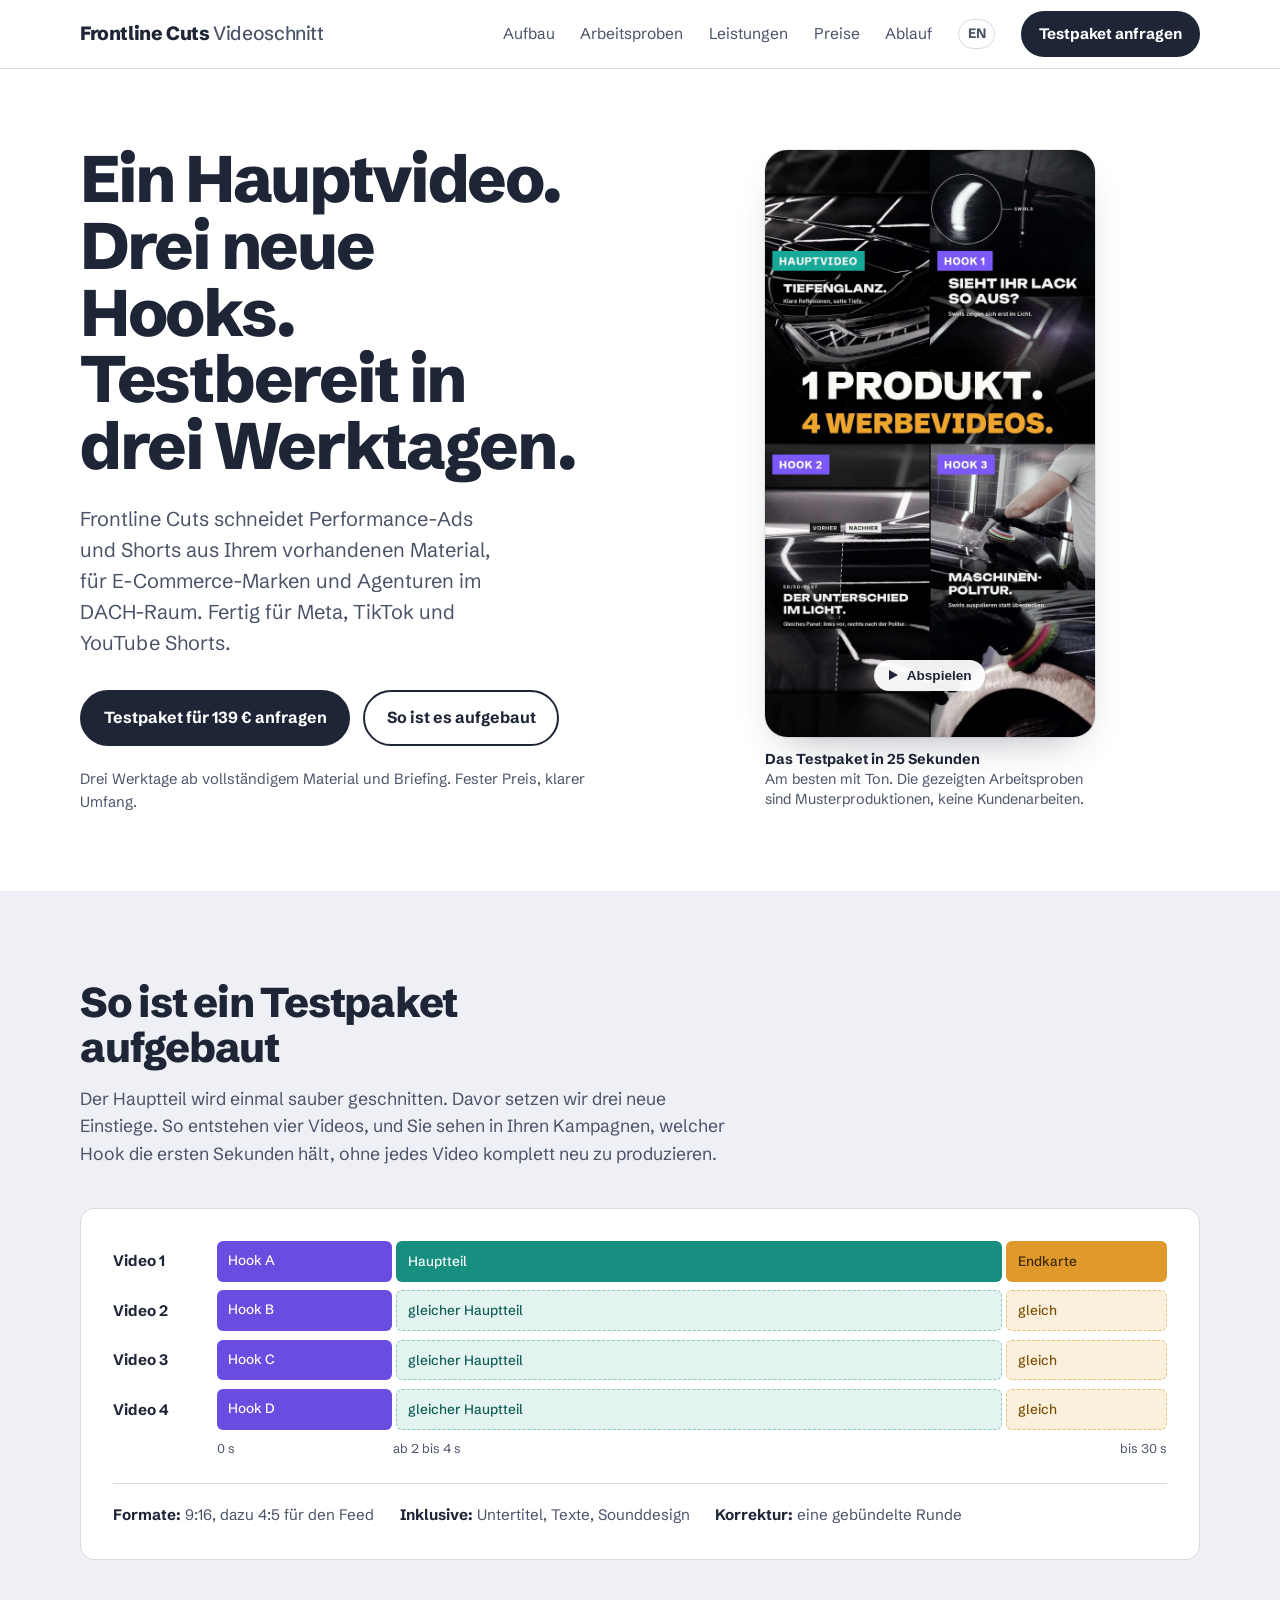
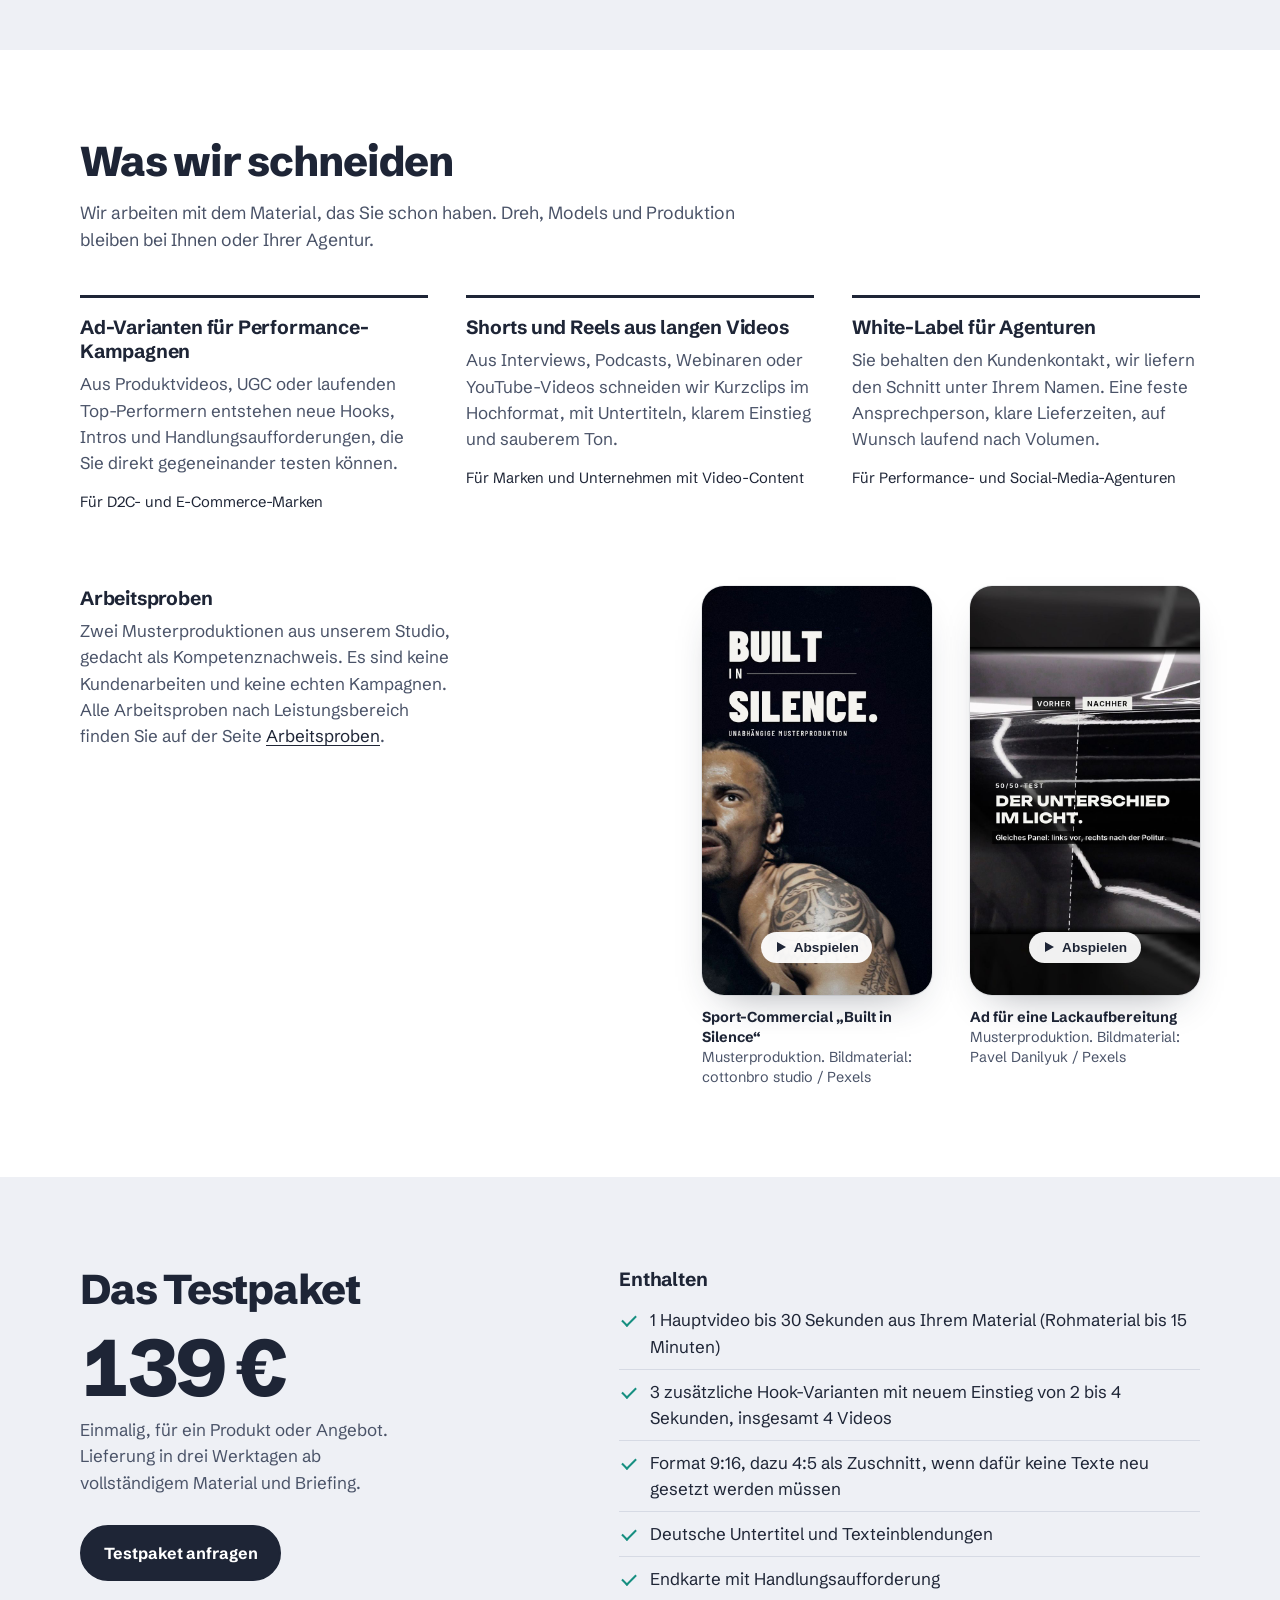
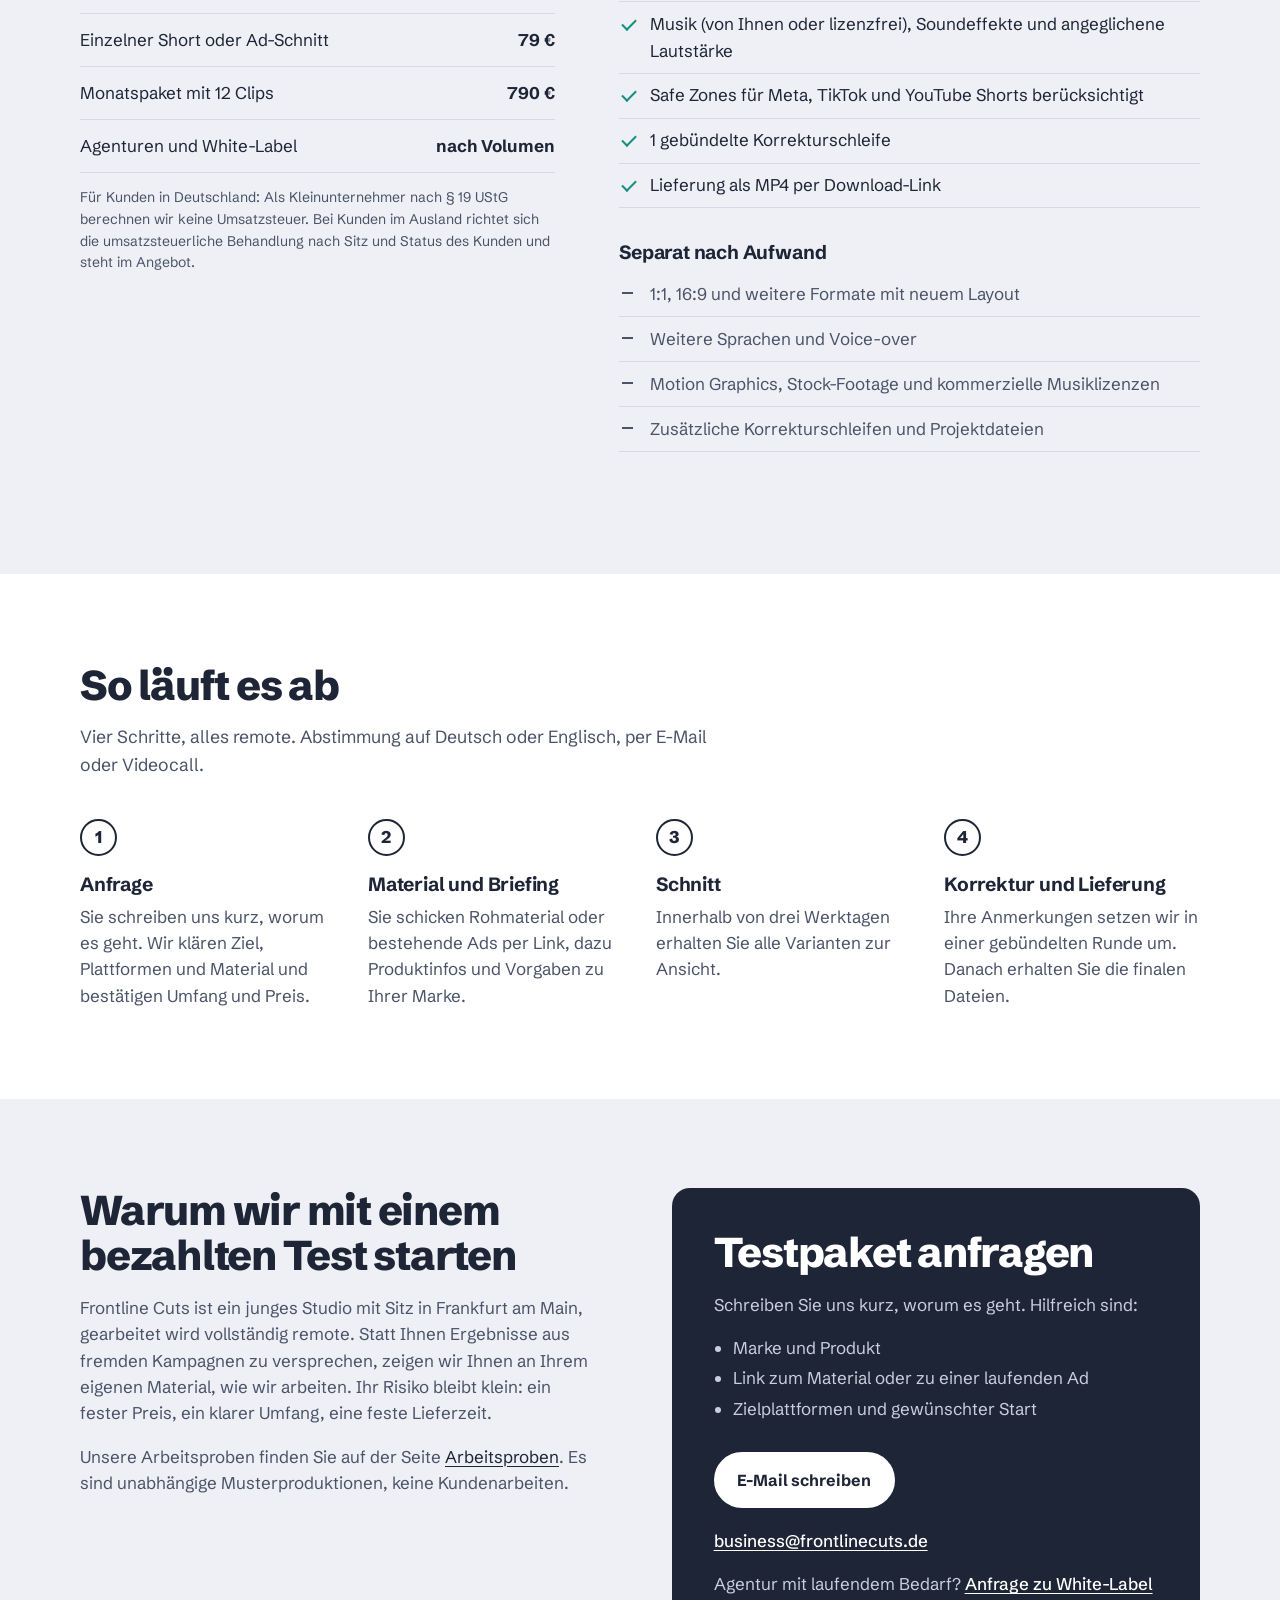
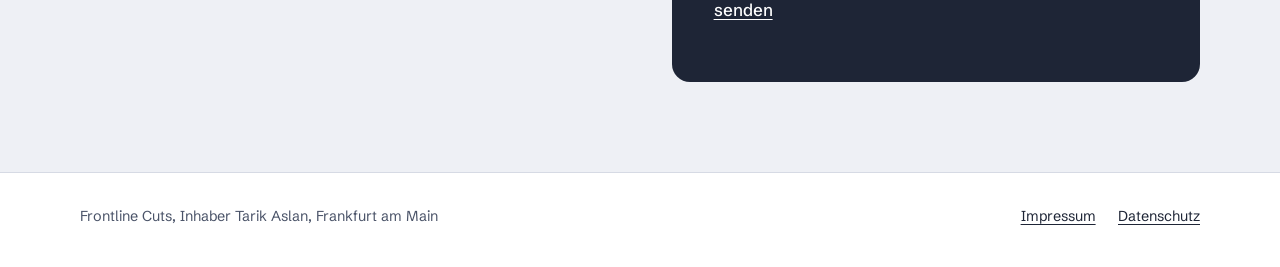
<file: index.html>
<!DOCTYPE html>
<html lang="de">
<head>
<meta charset="utf-8">
<meta name="viewport" content="width=device-width, initial-scale=1">
<title>Frontline Cuts | Ad-Varianten und Shorts für E-Commerce und Agenturen</title>
<meta name="description" content="Frontline Cuts schneidet Performance-Ads, Hook-Varianten und Shorts aus Ihrem Material. Für E-Commerce-Marken und Agenturen im DACH-Raum. Testpaket für 139 €, Lieferung in drei Werktagen.">
<meta property="og:title" content="Frontline Cuts | Ein Hauptvideo, drei neue Hooks">
<meta property="og:description" content="Performance-Ads und Shorts aus Ihrem Material. Testpaket für 139 €, Lieferung in drei Werktagen.">
<meta property="og:type" content="website">
<meta property="og:url" content="https://frontlinecuts.de/">
<link rel="alternate" hreflang="de" href="https://frontlinecuts.de/">
<link rel="alternate" hreflang="en" href="https://frontlinecuts.de/en/">
<link rel="preload" href="fonts/schibsted-grotesk-latin-800-normal.woff2" as="font" type="font/woff2" crossorigin>
<link rel="stylesheet" href="style.css">
<link rel="icon" href="data:image/svg+xml,%3Csvg xmlns='http://www.w3.org/2000/svg' viewBox='0 0 32 32'%3E%3Crect width='32' height='32' rx='7' fill='%231e2536'/%3E%3Crect x='7' y='9' width='5' height='14' rx='1.5' fill='%236a4ce0'/%3E%3Crect x='13.5' y='9' width='11.5' height='14' rx='1.5' fill='%23ffffff'/%3E%3C/svg%3E">
</head>
<body>
<a class="skip" href="#inhalt">Zum Inhalt springen</a>

<header class="site-head">
  <div class="wrap">
    <a class="wordmark" href="#top">Frontline Cuts <span>Videoschnitt</span></a>
    <nav class="nav" aria-label="Hauptnavigation">
      <a href="#aufbau">Aufbau</a>
      <a href="arbeitsproben/">Arbeitsproben</a>
      <a href="#leistungen">Leistungen</a>
      <a href="#testpaket">Preise</a>
      <a href="#ablauf">Ablauf</a>
      <a class="lang" href="en/" hreflang="en" lang="en" aria-label="English version">EN</a>
      <a class="btn" href="#kontakt">Testpaket anfragen</a>
    </nav>
  </div>
</header>

<main id="inhalt">
  <section class="hero" id="top">
    <div class="wrap">
      <div>
        <h1>Ein Hauptvideo. Drei neue Hooks. Testbereit in drei Werktagen.</h1>
        <p class="lede">Frontline Cuts schneidet Performance-Ads und Shorts aus Ihrem vorhandenen Material, für E-Commerce-Marken und Agenturen im DACH-Raum. Fertig für Meta, TikTok und YouTube Shorts.</p>
        <div class="actions">
          <a class="btn" href="#kontakt">Testpaket für 139 € anfragen</a>
          <a class="btn btn-quiet" href="#aufbau">So ist es aufgebaut</a>
        </div>
        <p class="fineprint">Drei Werktage ab vollständigem Material und Briefing. Fester Preis, klarer Umfang.</p>
      </div>
      <figure class="feature">
        <div class="frame">
          <video preload="none" playsinline poster="media/werbevideo-testpaket.jpg" aria-label="Werbevideo zum Testpaket: ein Produkt, vier Werbevideos, 139 Euro, Lieferung in drei Werktagen.">
            <source src="media/werbevideo-testpaket.mp4" type="video/mp4">
          </video>
          <button class="play" type="button" aria-label="Werbevideo zum Testpaket abspielen"><span><svg viewBox="0 0 12 12" aria-hidden="true"><path d="M2 1l9 5-9 5z" fill="currentColor"/></svg>Abspielen</span></button>
        </div>
        <figcaption><b>Das Testpaket in 25 Sekunden</b>Am besten mit Ton. Die gezeigten Arbeitsproben sind Musterproduktionen, keine Kundenarbeiten.</figcaption>
      </figure>
    </div>
  </section>

  <section class="band" id="aufbau">
    <div class="wrap">
      <h2>So ist ein Testpaket aufgebaut</h2>
      <p class="intro">Der Hauptteil wird einmal sauber geschnitten. Davor setzen wir drei neue Einstiege. So entstehen vier Videos, und Sie sehen in Ihren Kampagnen, welcher Hook die ersten Sekunden hält, ohne jedes Video komplett neu zu produzieren.</p>

      <div class="timeline" role="img" aria-label="Schema: drei Videos mit je eigenem Hook am Anfang, gleichem Hauptteil und gleicher Endkarte.">
        <div class="tl-row">
          <div class="tl-label">Video 1</div>
          <div class="tl-track"><div class="clip clip-hook" data-short="A">Hook A</div><div class="clip clip-body first">Hauptteil</div><div class="clip clip-cta first" data-short="CTA">Endkarte</div></div>
        </div>
        <div class="tl-row">
          <div class="tl-label">Video 2</div>
          <div class="tl-track"><div class="clip clip-hook" data-short="B">Hook B</div><div class="clip clip-body" data-short="gleicher Teil">gleicher Hauptteil</div><div class="clip clip-cta" data-short="=">gleich</div></div>
        </div>
        <div class="tl-row">
          <div class="tl-label">Video 3</div>
          <div class="tl-track"><div class="clip clip-hook" data-short="C">Hook C</div><div class="clip clip-body" data-short="gleicher Teil">gleicher Hauptteil</div><div class="clip clip-cta" data-short="=">gleich</div></div>
        </div>
        <div class="tl-row">
          <div class="tl-label">Video 4</div>
          <div class="tl-track"><div class="clip clip-hook" data-short="D">Hook D</div><div class="clip clip-body" data-short="gleicher Teil">gleicher Hauptteil</div><div class="clip clip-cta" data-short="=">gleich</div></div>
        </div>
        <div class="tl-axis" aria-hidden="true">
          <div></div>
          <div class="tl-ticks"><span>0 s</span><span>ab 2 bis 4 s</span><span><i></i>bis 30 s</span></div>
        </div>
        <div class="tl-note">
          <span><strong>Formate:</strong> 9:16, dazu 4:5 für den Feed</span>
          <span><strong>Inklusive:</strong> Untertitel, Texte, Sounddesign</span>
          <span><strong>Korrektur:</strong> eine gebündelte Runde</span>
        </div>
      </div>
    </div>
  </section>

  <section id="leistungen">
    <div class="wrap">
      <h2>Was wir schneiden</h2>
      <p class="intro">Wir arbeiten mit dem Material, das Sie schon haben. Dreh, Models und Produktion bleiben bei Ihnen oder Ihrer Agentur.</p>
      <div class="services">
        <div class="service">
          <h3>Ad-Varianten für Performance-Kampagnen</h3>
          <p>Aus Produktvideos, UGC oder laufenden Top-Performern entstehen neue Hooks, Intros und Handlungsaufforderungen, die Sie direkt gegeneinander testen können.</p>
          <p class="for">Für D2C- und E-Commerce-Marken</p>
        </div>
        <div class="service">
          <h3>Shorts und Reels aus langen Videos</h3>
          <p>Aus Interviews, Podcasts, Webinaren oder YouTube-Videos schneiden wir Kurzclips im Hochformat, mit Untertiteln, klarem Einstieg und sauberem Ton.</p>
          <p class="for">Für Marken und Unternehmen mit Video-Content</p>
        </div>
        <div class="service">
          <h3>White-Label für Agenturen</h3>
          <p>Sie behalten den Kundenkontakt, wir liefern den Schnitt unter Ihrem Namen. Eine feste Ansprechperson, klare Lieferzeiten, auf Wunsch laufend nach Volumen.</p>
          <p class="for">Für Performance- und Social-Media-Agenturen</p>
        </div>
      </div>
      <div class="samples">
        <div class="samples-head">
          <h3>Arbeitsproben</h3>
          <p>Zwei Musterproduktionen aus unserem Studio, gedacht als Kompetenznachweis. Es sind keine Kundenarbeiten und keine echten Kampagnen. Alle Arbeitsproben nach Leistungsbereich finden Sie auf der Seite <a href="arbeitsproben/">Arbeitsproben</a>.</p>
        </div>
        <figure class="variant">
          <div class="frame">
          <video preload="none" playsinline poster="media/sport-built-in-silence.jpg" aria-label="Sport-Commercial Built in Silence, Musterproduktion.">
            <source src="media/sport-built-in-silence.mp4" type="video/mp4">
          </video>
          <button class="play" type="button" aria-label="Sport-Commercial abspielen"><span><svg viewBox="0 0 12 12" aria-hidden="true"><path d="M2 1l9 5-9 5z" fill="currentColor"/></svg>Abspielen</span></button>
        </div>
          <figcaption><b>Sport-Commercial „Built in Silence“</b>Musterproduktion. Bildmaterial: cottonbro studio / Pexels</figcaption>
        </figure>
        <figure class="variant">
          <div class="frame">
          <video preload="none" playsinline poster="media/detailing-lackaufbereitung.jpg" aria-label="Werbeanzeige für eine Lackaufbereitung, Musterproduktion.">
            <source src="media/detailing-lackaufbereitung.mp4" type="video/mp4">
          </video>
          <button class="play" type="button" aria-label="Detailing-Ad abspielen"><span><svg viewBox="0 0 12 12" aria-hidden="true"><path d="M2 1l9 5-9 5z" fill="currentColor"/></svg>Abspielen</span></button>
        </div>
          <figcaption><b>Ad für eine Lackaufbereitung</b>Musterproduktion. Bildmaterial: Pavel Danilyuk / Pexels</figcaption>
        </figure>
      </div>
    </div>
  </section>

  <section class="band" id="testpaket">
    <div class="wrap offer">
      <div>
        <h2>Das Testpaket</h2>
        <p class="price">139 €</p>
        <p class="price-note">Einmalig, für ein Produkt oder Angebot. Lieferung in drei Werktagen ab vollständigem Material und Briefing.</p>
        <a class="btn" href="#kontakt">Testpaket anfragen</a>
        <ul class="more-prices">
          <li><span>Einzelner Short oder Ad-Schnitt</span><span>79 €</span></li>
          <li><span>Monatspaket mit 12 Clips</span><span>790 €</span></li>
          <li><span>Agenturen und White-Label</span><span>nach Volumen</span></li>
        </ul>
        <p class="tax">Für Kunden in Deutschland: Als Kleinunternehmer nach § 19 UStG berechnen wir keine Umsatzsteuer. Bei Kunden im Ausland richtet sich die umsatzsteuerliche Behandlung nach Sitz und Status des Kunden und steht im Angebot.</p>
      </div>
      <div class="scope">
        <h3>Enthalten</h3>
        <ul>
          <li>1 Hauptvideo bis 30 Sekunden aus Ihrem Material (Rohmaterial bis 15 Minuten)</li>
          <li>3 zusätzliche Hook-Varianten mit neuem Einstieg von 2 bis 4 Sekunden, insgesamt 4 Videos</li>
          <li>Format 9:16, dazu 4:5 als Zuschnitt, wenn dafür keine Texte neu gesetzt werden müssen</li>
          <li>Deutsche Untertitel und Texteinblendungen</li>
          <li>Endkarte mit Handlungsaufforderung</li>
          <li>Musik (von Ihnen oder lizenzfrei), Soundeffekte und angeglichene Lautstärke</li>
          <li>Safe Zones für Meta, TikTok und YouTube Shorts berücksichtigt</li>
          <li>1 gebündelte Korrekturschleife</li>
          <li>Lieferung als MP4 per Download-Link</li>
        </ul>
        <h3>Separat nach Aufwand</h3>
        <ul class="extra">
          <li>1:1, 16:9 und weitere Formate mit neuem Layout</li>
          <li>Weitere Sprachen und Voice-over</li>
          <li>Motion Graphics, Stock-Footage und kommerzielle Musiklizenzen</li>
          <li>Zusätzliche Korrekturschleifen und Projektdateien</li>
        </ul>
      </div>
    </div>
  </section>

  <section id="ablauf">
    <div class="wrap">
      <h2>So läuft es ab</h2>
      <p class="intro">Vier Schritte, alles remote. Abstimmung auf Deutsch oder Englisch, per E-Mail oder Videocall.</p>
      <ol class="steps">
        <li><h3>Anfrage</h3><p>Sie schreiben uns kurz, worum es geht. Wir klären Ziel, Plattformen und Material und bestätigen Umfang und Preis.</p></li>
        <li><h3>Material und Briefing</h3><p>Sie schicken Rohmaterial oder bestehende Ads per Link, dazu Produktinfos und Vorgaben zu Ihrer Marke.</p></li>
        <li><h3>Schnitt</h3><p>Innerhalb von drei Werktagen erhalten Sie alle Varianten zur Ansicht.</p></li>
        <li><h3>Korrektur und Lieferung</h3><p>Ihre Anmerkungen setzen wir in einer gebündelten Runde um. Danach erhalten Sie die finalen Dateien.</p></li>
      </ol>
    </div>
  </section>

  <section class="band" id="kontakt">
    <div class="wrap split">
      <div>
        <h2>Warum wir mit einem bezahlten Test starten</h2>
        <p>Frontline Cuts ist ein junges Studio mit Sitz in Frankfurt am Main, gearbeitet wird vollständig remote. Statt Ihnen Ergebnisse aus fremden Kampagnen zu versprechen, zeigen wir Ihnen an Ihrem eigenen Material, wie wir arbeiten. Ihr Risiko bleibt klein: ein fester Preis, ein klarer Umfang, eine feste Lieferzeit.</p>
        <p>Unsere Arbeitsproben finden Sie auf der Seite <a href="arbeitsproben/">Arbeitsproben</a>. Es sind unabhängige Musterproduktionen, keine Kundenarbeiten.</p>
      </div>
      <div class="contact-card">
        <h2>Testpaket anfragen</h2>
        <p>Schreiben Sie uns kurz, worum es geht. Hilfreich sind:</p>
        <ul class="checklist">
          <li>Marke und Produkt</li>
          <li>Link zum Material oder zu einer laufenden Ad</li>
          <li>Zielplattformen und gewünschter Start</li>
        </ul>
        <a class="btn" href="mailto:business@frontlinecuts.de?subject=Anfrage%20Testpaket&amp;body=Guten%20Tag%2C%0A%0Awir%20interessieren%20uns%20f%C3%BCr%20das%20Testpaket.%0A%0AMarke%20/%20Produkt%3A%0ALink%20zum%20Material%20oder%20zum%20Top-Performer%3A%0AZielplattformen%20%28z.%20B.%20Meta%2C%20TikTok%29%3A%0AGew%C3%BCnschter%20Start%3A%0A%0AViele%20Gr%C3%BC%C3%9Fe%0A">E-Mail schreiben</a>
        <a class="mail" href="mailto:business@frontlinecuts.de">business@frontlinecuts.de</a>
        <p>Agentur mit laufendem Bedarf? <a class="mail" style="display:inline;margin:0" href="mailto:business@frontlinecuts.de?subject=Anfrage%20Agentur%20/%20White-Label&amp;body=Guten%20Tag%2C%0A%0Awir%20sind%20eine%20Agentur%20und%20suchen%20Unterst%C3%BCtzung%20beim%20Schnitt.%0A%0AAgentur%3A%0AArt%20der%20Videos%20%28Ads%2C%20Shorts%2C%20Reels%29%3A%0AUngef%C3%A4hres%20Volumen%20pro%20Monat%3A%0AAnsprechpartner%3A%0A%0AViele%20Gr%C3%BC%C3%9Fe%0A">Anfrage zu White-Label senden</a></p>
      </div>
    </div>
  </section>
</main>

<footer class="site-foot">
  <div class="wrap">
    <span>Frontline Cuts, Inhaber Tarik Aslan, Frankfurt am Main</span>
    <nav aria-label="Rechtliches"><a href="impressum.html">Impressum</a><a href="datenschutz.html">Datenschutz</a></nav>
  </div>
</footer>

<script>
  document.querySelectorAll('.frame').forEach(function (frame) {
    var video = frame.querySelector('video');
    var button = frame.querySelector('.play');
    button.addEventListener('click', function () {
      document.querySelectorAll('.frame video').forEach(function (other) {
        if (other !== video && !other.paused) { other.pause(); }
      });
      video.controls = true;
      button.hidden = true;
      video.play();
    });
    video.addEventListener('ended', function () {
      video.controls = false;
      video.load();
      button.hidden = false;
    });
  });
</script>
</body>
</html>
</file>
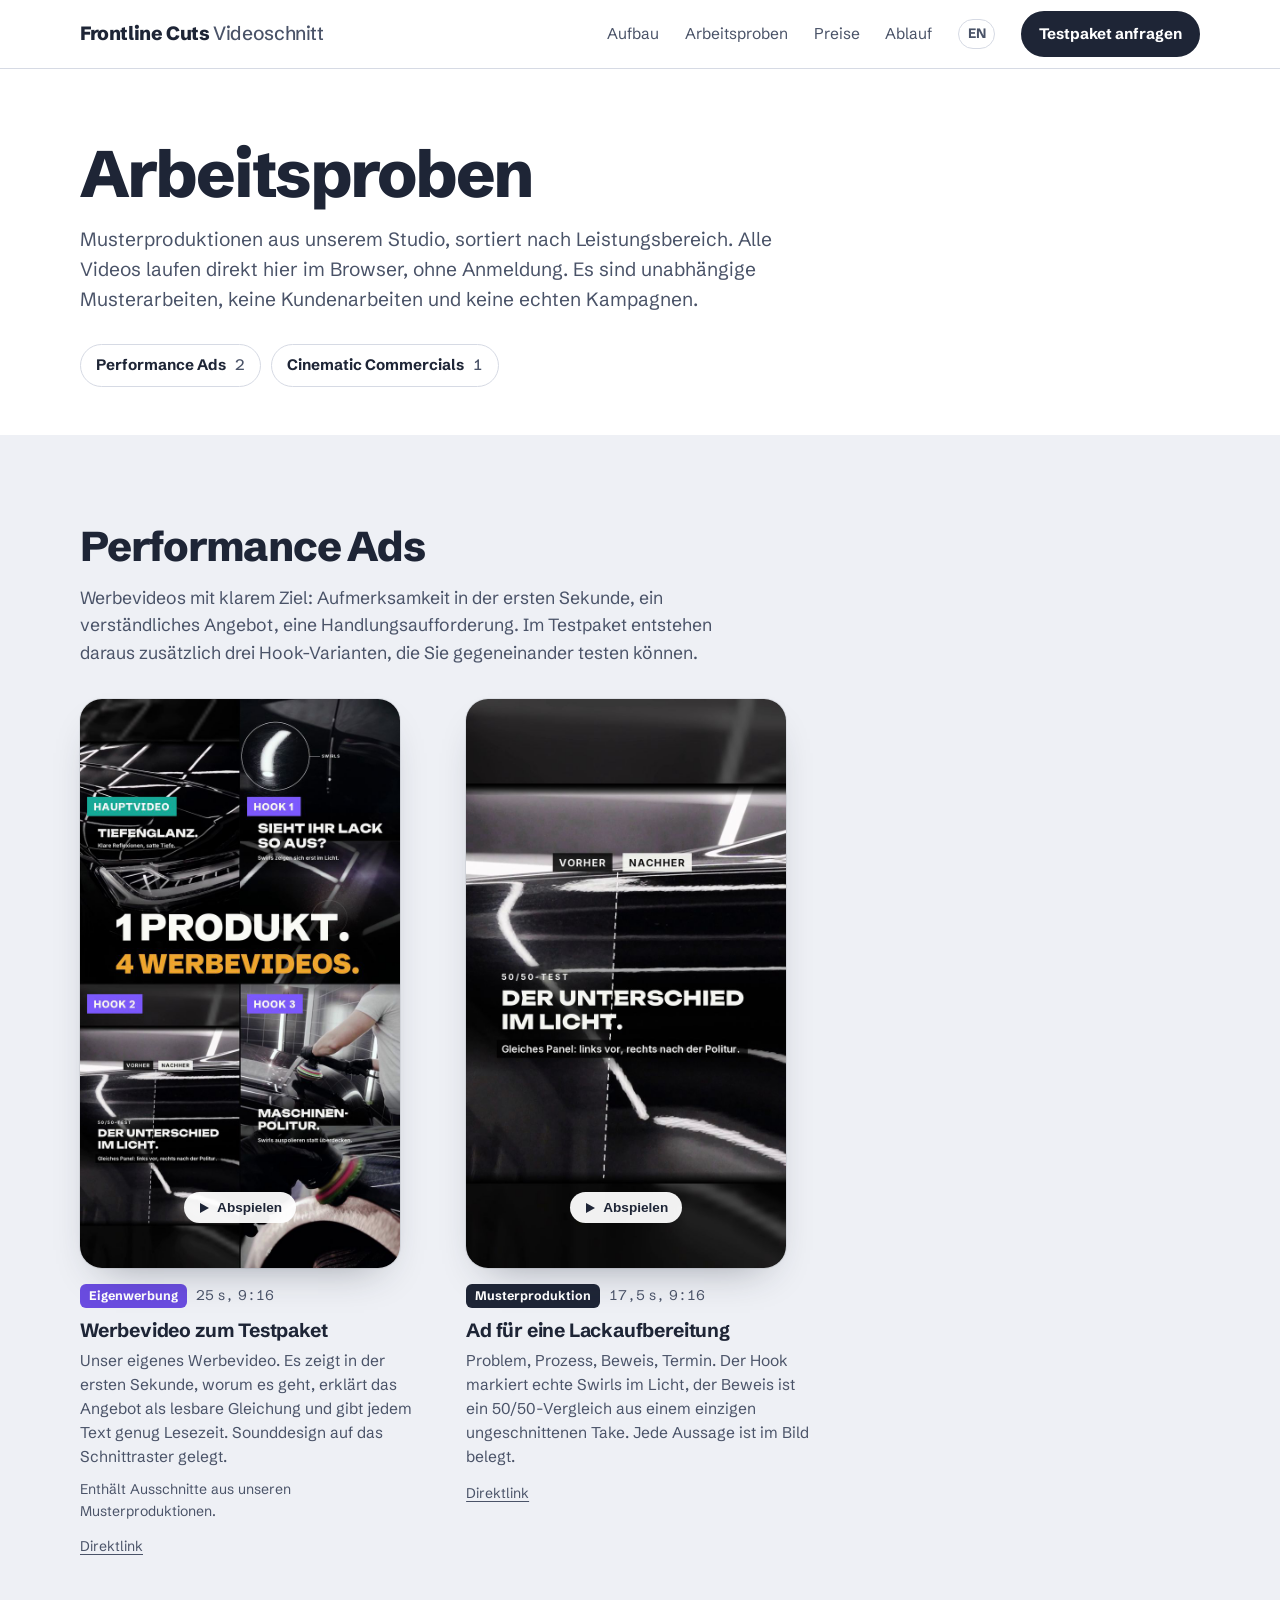
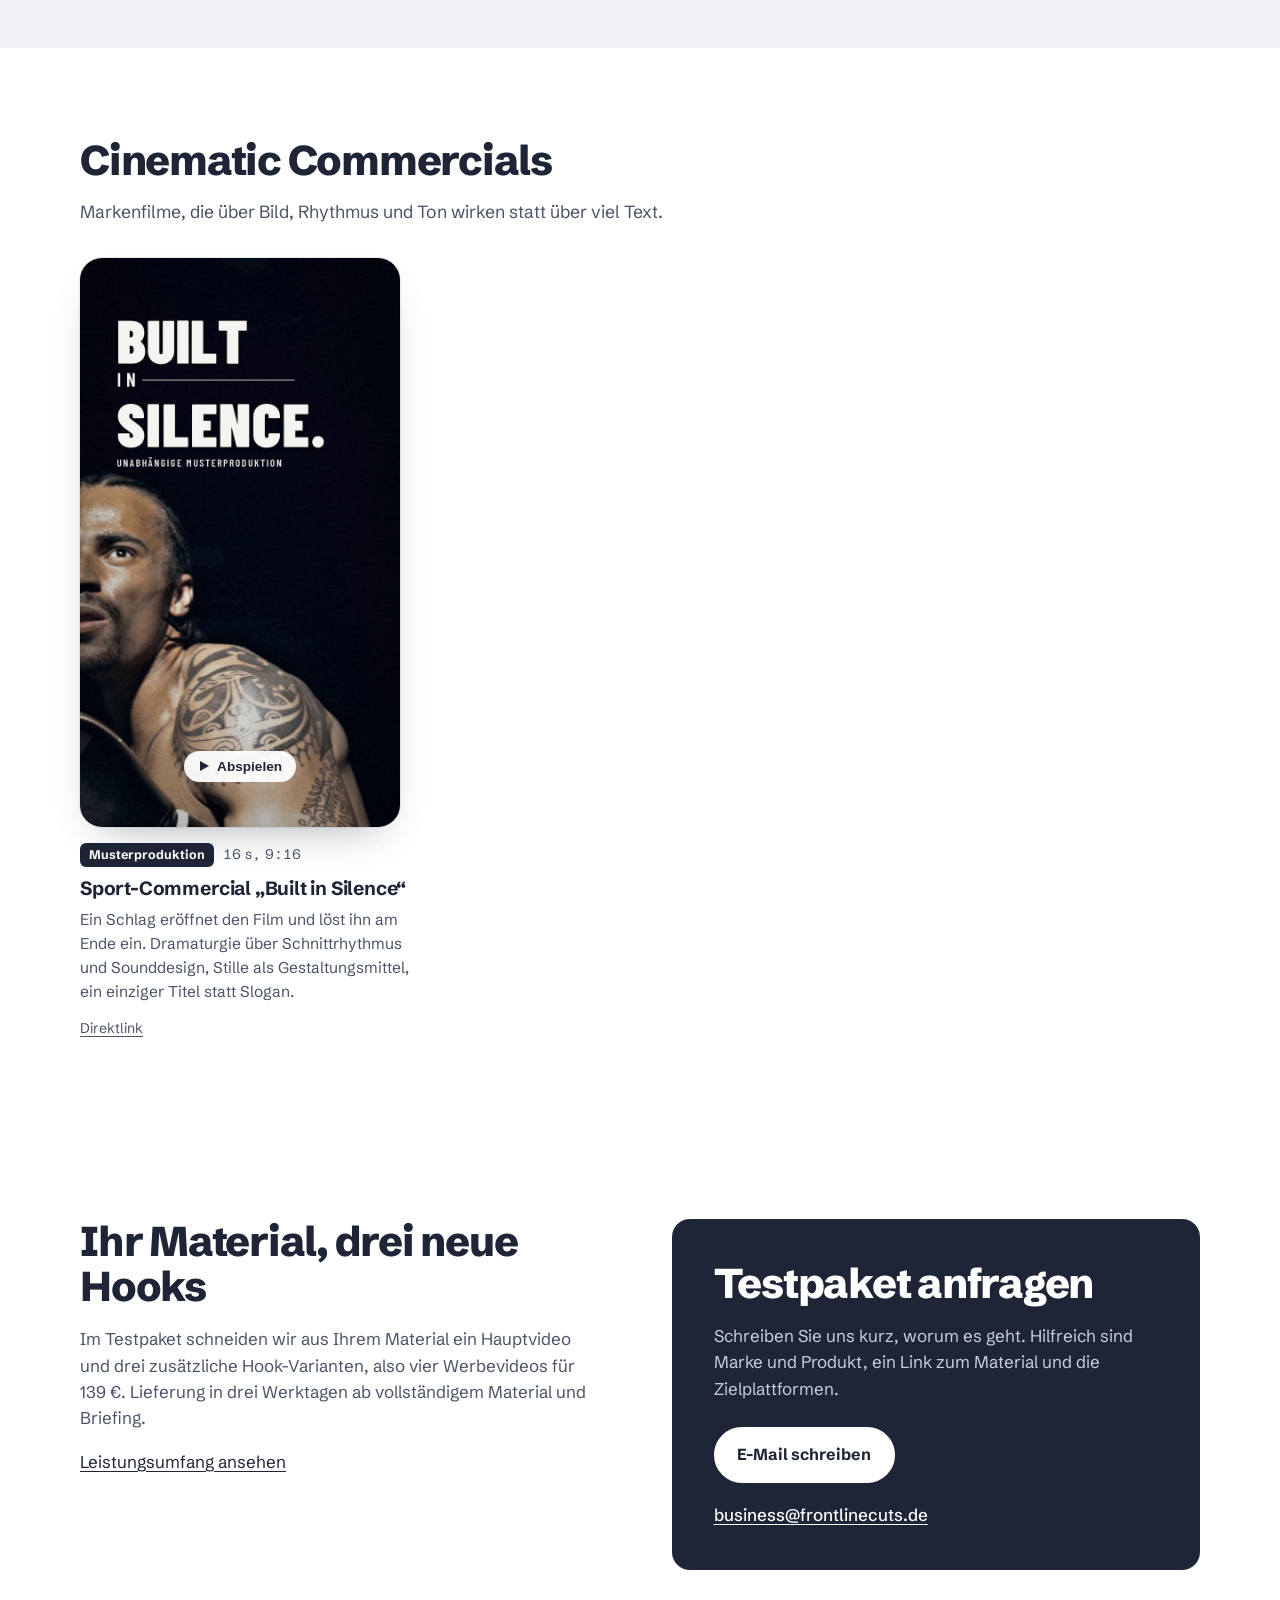
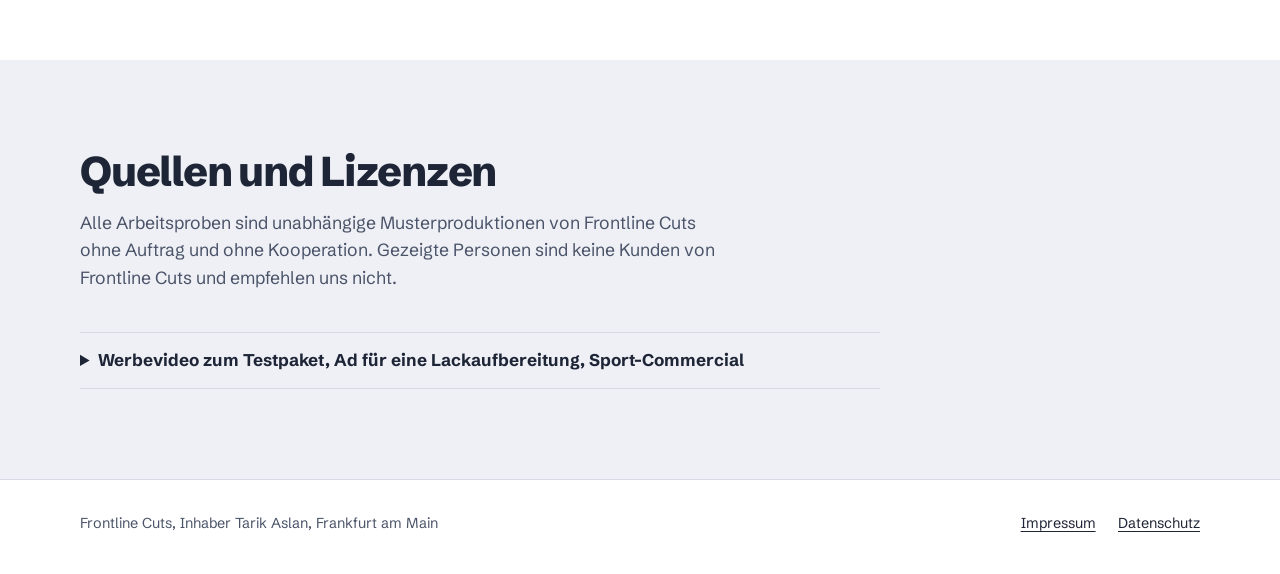
<file: arbeitsproben/index.html>
<!DOCTYPE html>
<html lang="de">
<head>
<meta charset="utf-8">
<meta name="viewport" content="width=device-width, initial-scale=1">
<title>Arbeitsproben | Frontline Cuts</title>
<meta name="description" content="Arbeitsproben von Frontline Cuts: Performance Ads und Cinematic Commercials. Unabhängige Musterproduktionen, direkt im Browser ansehen.">
<meta property="og:title" content="Arbeitsproben | Frontline Cuts">
<meta property="og:description" content="Performance Ads und Cinematic Commercials. Unabhängige Musterproduktionen von Frontline Cuts.">
<meta property="og:type" content="website">
<meta property="og:url" content="https://frontlinecuts.de/arbeitsproben/">
<meta property="og:image" content="https://frontlinecuts.de/media/werbevideo-testpaket.jpg">
<link rel="canonical" href="https://frontlinecuts.de/arbeitsproben/">
<link rel="alternate" hreflang="de" href="https://frontlinecuts.de/arbeitsproben/">
<link rel="alternate" hreflang="en" href="https://frontlinecuts.de/en/work/">
<link rel="preload" href="../fonts/schibsted-grotesk-latin-800-normal.woff2" as="font" type="font/woff2" crossorigin>
<link rel="stylesheet" href="../style.css">
<link rel="icon" href="data:image/svg+xml,%3Csvg xmlns='http://www.w3.org/2000/svg' viewBox='0 0 32 32'%3E%3Crect width='32' height='32' rx='7' fill='%231e2536'/%3E%3Crect x='7' y='9' width='5' height='14' rx='1.5' fill='%236a4ce0'/%3E%3Crect x='13.5' y='9' width='11.5' height='14' rx='1.5' fill='%23ffffff'/%3E%3C/svg%3E">
</head>
<body class="works-page">
<a class="skip" href="#inhalt">Zum Inhalt springen</a>

<header class="site-head">
  <div class="wrap">
    <a class="wordmark" href="../">Frontline Cuts <span>Videoschnitt</span></a>
    <nav class="nav" aria-label="Hauptnavigation">
      <a href="../#aufbau">Aufbau</a>
      <a href="./" aria-current="page">Arbeitsproben</a>
      <a href="../#testpaket">Preise</a>
      <a href="../#ablauf">Ablauf</a>
      <a class="lang" href="../en/work/" hreflang="en" lang="en" aria-label="English version">EN</a>
      <a class="btn" href="#kontakt">Testpaket anfragen</a>
    </nav>
  </div>
</header>

<main id="inhalt">
  <section class="works-hero">
    <div class="wrap">
      <h1>Arbeitsproben</h1>
      <p class="lede">Musterproduktionen aus unserem Studio, sortiert nach Leistungsbereich. Alle Videos laufen direkt hier im Browser, ohne Anmeldung. Es sind unabhängige Musterarbeiten, keine Kundenarbeiten und keine echten Kampagnen.</p>
      <nav class="jump" aria-label="Bereiche">
        <a href="#performance-ads">Performance Ads <span>2</span></a>
        <a href="#cinematic-commercials">Cinematic Commercials <span>1</span></a>
      </nav>
    </div>
  </section>

  <section class="band works-section" id="performance-ads" aria-labelledby="h-performance">
    <div class="wrap">
      <h2 id="h-performance">Performance Ads</h2>
      <p class="intro">Werbevideos mit klarem Ziel: Aufmerksamkeit in der ersten Sekunde, ein verständliches Angebot, eine Handlungsaufforderung. Im Testpaket entstehen daraus zusätzlich drei Hook-Varianten, die Sie gegeneinander testen können.</p>
      <div class="works">
        <article class="work" id="werbevideo-testpaket">
          <div class="frame" data-src="../media/werbevideo-testpaket.mp4">
            <img src="../media/werbevideo-testpaket.jpg" alt="Werbevideo zum Testpaket: 1 Produkt, 4 Werbevideos" width="720" height="1280" loading="lazy" decoding="async">
            <button class="play" type="button" aria-label="Werbevideo zum Testpaket abspielen"><span><svg viewBox="0 0 12 12" aria-hidden="true"><path d="M2 1l9 5-9 5z" fill="currentColor"/></svg>Abspielen</span></button>
          </div>
          <div class="work-text">
            <p class="work-meta"><span class="tag tag-own">Eigenwerbung</span><span class="dur">25 s, 9:16</span></p>
            <h3>Werbevideo zum Testpaket</h3>
            <p>Unser eigenes Werbevideo. Es zeigt in der ersten Sekunde, worum es geht, erklärt das Angebot als lesbare Gleichung und gibt jedem Text genug Lesezeit. Sounddesign auf das Schnittraster gelegt.</p>
            <p class="work-note">Enthält Ausschnitte aus unseren Musterproduktionen.</p>
            <a class="work-link" href="#werbevideo-testpaket">Direktlink</a>
          </div>
        </article>

        <article class="work" id="detailing-ad">
          <div class="frame" data-src="../media/detailing-lackaufbereitung.mp4">
            <img src="../media/detailing-lackaufbereitung.jpg" alt="Ad für eine Lackaufbereitung mit 50/50-Vergleich" width="720" height="1280" loading="lazy" decoding="async">
            <button class="play" type="button" aria-label="Ad für eine Lackaufbereitung abspielen"><span><svg viewBox="0 0 12 12" aria-hidden="true"><path d="M2 1l9 5-9 5z" fill="currentColor"/></svg>Abspielen</span></button>
          </div>
          <div class="work-text">
            <p class="work-meta"><span class="tag">Musterproduktion</span><span class="dur">17,5 s, 9:16</span></p>
            <h3>Ad für eine Lackaufbereitung</h3>
            <p>Problem, Prozess, Beweis, Termin. Der Hook markiert echte Swirls im Licht, der Beweis ist ein 50/50-Vergleich aus einem einzigen ungeschnittenen Take. Jede Aussage ist im Bild belegt.</p>
            <a class="work-link" href="#detailing-ad">Direktlink</a>
          </div>
        </article>

      </div>
    </div>
  </section>

  <section class="works-section" id="cinematic-commercials" aria-labelledby="h-cinematic">
    <div class="wrap">
      <h2 id="h-cinematic">Cinematic Commercials</h2>
      <p class="intro">Markenfilme, die über Bild, Rhythmus und Ton wirken statt über viel Text.</p>
      <div class="works">
        <article class="work" id="sport-commercial">
          <div class="frame" data-src="../media/sport-built-in-silence.mp4">
            <img src="../media/sport-built-in-silence.jpg" alt="Sport-Commercial Built in Silence" width="720" height="1280" loading="lazy" decoding="async">
            <button class="play" type="button" aria-label="Sport-Commercial abspielen"><span><svg viewBox="0 0 12 12" aria-hidden="true"><path d="M2 1l9 5-9 5z" fill="currentColor"/></svg>Abspielen</span></button>
          </div>
          <div class="work-text">
            <p class="work-meta"><span class="tag">Musterproduktion</span><span class="dur">16 s, 9:16</span></p>
            <h3>Sport-Commercial „Built in Silence“</h3>
            <p>Ein Schlag eröffnet den Film und löst ihn am Ende ein. Dramaturgie über Schnittrhythmus und Sounddesign, Stille als Gestaltungsmittel, ein einziger Titel statt Slogan.</p>
            <a class="work-link" href="#sport-commercial">Direktlink</a>
          </div>
        </article>
      </div>
    </div>
  </section>

  <section class="works-cta" id="kontakt">
    <div class="wrap split">
      <div>
        <h2>Ihr Material, drei neue Hooks</h2>
        <p>Im Testpaket schneiden wir aus Ihrem Material ein Hauptvideo und drei zusätzliche Hook-Varianten, also vier Werbevideos für 139 €. Lieferung in drei Werktagen ab vollständigem Material und Briefing.</p>
        <p><a href="../#testpaket">Leistungsumfang ansehen</a></p>
      </div>
      <div class="contact-card">
        <h2>Testpaket anfragen</h2>
        <p>Schreiben Sie uns kurz, worum es geht. Hilfreich sind Marke und Produkt, ein Link zum Material und die Zielplattformen.</p>
        <a class="btn" href="mailto:business@frontlinecuts.de?subject=Anfrage%20Testpaket&amp;body=Guten%20Tag%2C%0A%0Awir%20interessieren%20uns%20f%C3%BCr%20das%20Testpaket.%0A%0AMarke%20/%20Produkt%3A%0ALink%20zum%20Material%20oder%20zum%20Top-Performer%3A%0AZielplattformen%20%28z.%20B.%20Meta%2C%20TikTok%29%3A%0AGew%C3%BCnschter%20Start%3A%0A%0AViele%20Gr%C3%BC%C3%9Fe%0A">E-Mail schreiben</a>
        <a class="mail" href="mailto:business@frontlinecuts.de">business@frontlinecuts.de</a>
      </div>
    </div>
  </section>

  <section class="band works-sources" id="quellen">
    <div class="wrap">
      <h2>Quellen und Lizenzen</h2>
      <p class="intro">Alle Arbeitsproben sind unabhängige Musterproduktionen von Frontline Cuts ohne Auftrag und ohne Kooperation. Gezeigte Personen sind keine Kunden von Frontline Cuts und empfehlen uns nicht.</p>
      <details>
        <summary>Werbevideo zum Testpaket, Ad für eine Lackaufbereitung, Sport-Commercial</summary>
        <p>Bildmaterial: cottonbro studio und Pavel Danilyuk via Pexels, verwendet gemäß der <a href="https://www.pexels.com/de-de/lizenz/" rel="noopener">Pexels-Lizenz</a>. Musik und Soundeffekte: Mixkit, verwendet gemäß der <a href="https://mixkit.co/license/" rel="noopener">Mixkit-Lizenz</a>, sowie eigene Produktion. Schriften: Schibsted Grotesk, Unbounded, Inter und Barlow Condensed unter der SIL Open Font License.</p>
      </details>
    </div>
  </section>
</main>

<footer class="site-foot">
  <div class="wrap">
    <span>Frontline Cuts, Inhaber Tarik Aslan, Frankfurt am Main</span>
    <nav aria-label="Rechtliches"><a href="../impressum.html">Impressum</a><a href="../datenschutz.html">Datenschutz</a></nav>
  </div>
</footer>

<script>
  (function () {
    function stopOthers(except) {
      document.querySelectorAll('.work video').forEach(function (v) { if (v !== except && !v.paused) { v.pause(); } });
    }
    function start(frame) {
      var video = frame.querySelector('video');
      if (!video) {
        video = document.createElement('video');
        video.setAttribute('playsinline', '');
        video.controls = true;
        video.preload = 'auto';
        video.poster = frame.querySelector('img').src;
        video.src = frame.getAttribute('data-src');
        video.addEventListener('play', function () { stopOthers(video); });
        frame.querySelector('img').replaceWith(video);
      }
      frame.querySelector('.play').hidden = true;
      var p = video.play(); if (p && p.catch) { p.catch(function () {}); }
    }
    document.querySelectorAll('.work .frame').forEach(function (frame) {
      frame.querySelector('.play').addEventListener('click', function () { start(frame); });
    });
    document.querySelectorAll('.hook-btn').forEach(function (btn) {
      btn.addEventListener('click', function () {
        var work = btn.closest('.work'); var frame = work.querySelector('.frame');
        work.querySelectorAll('.hook-btn').forEach(function (b) { b.setAttribute('aria-pressed', b === btn ? 'true' : 'false'); });
        frame.setAttribute('data-src', btn.getAttribute('data-src'));
        var video = frame.querySelector('video');
        if (video) {
          video.poster = btn.getAttribute('data-poster');
          video.src = btn.getAttribute('data-src');
          frame.querySelector('.play').hidden = true;
          var p = video.play(); if (p && p.catch) { p.catch(function () {}); }
        } else {
          frame.querySelector('img').src = btn.getAttribute('data-poster');
        }
      });
    });
  })();
</script>
</body>
</html>
</file>
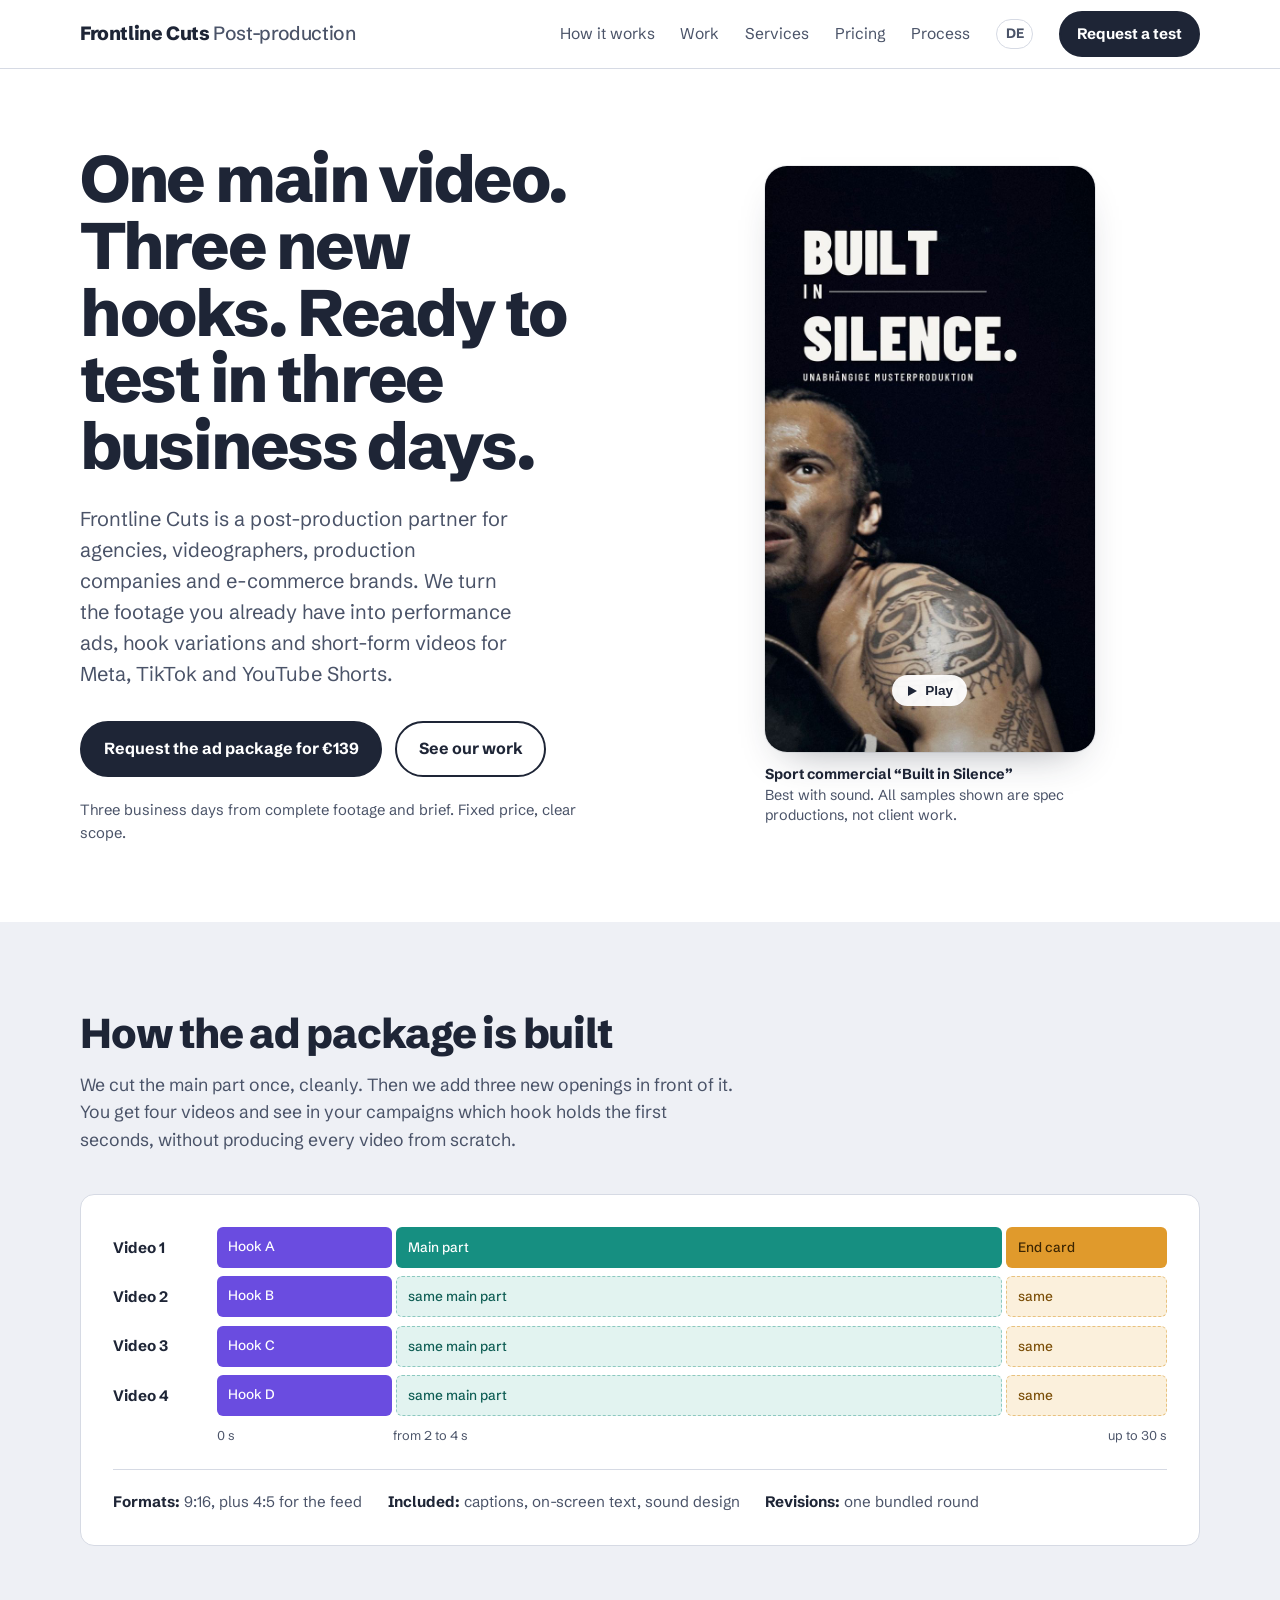
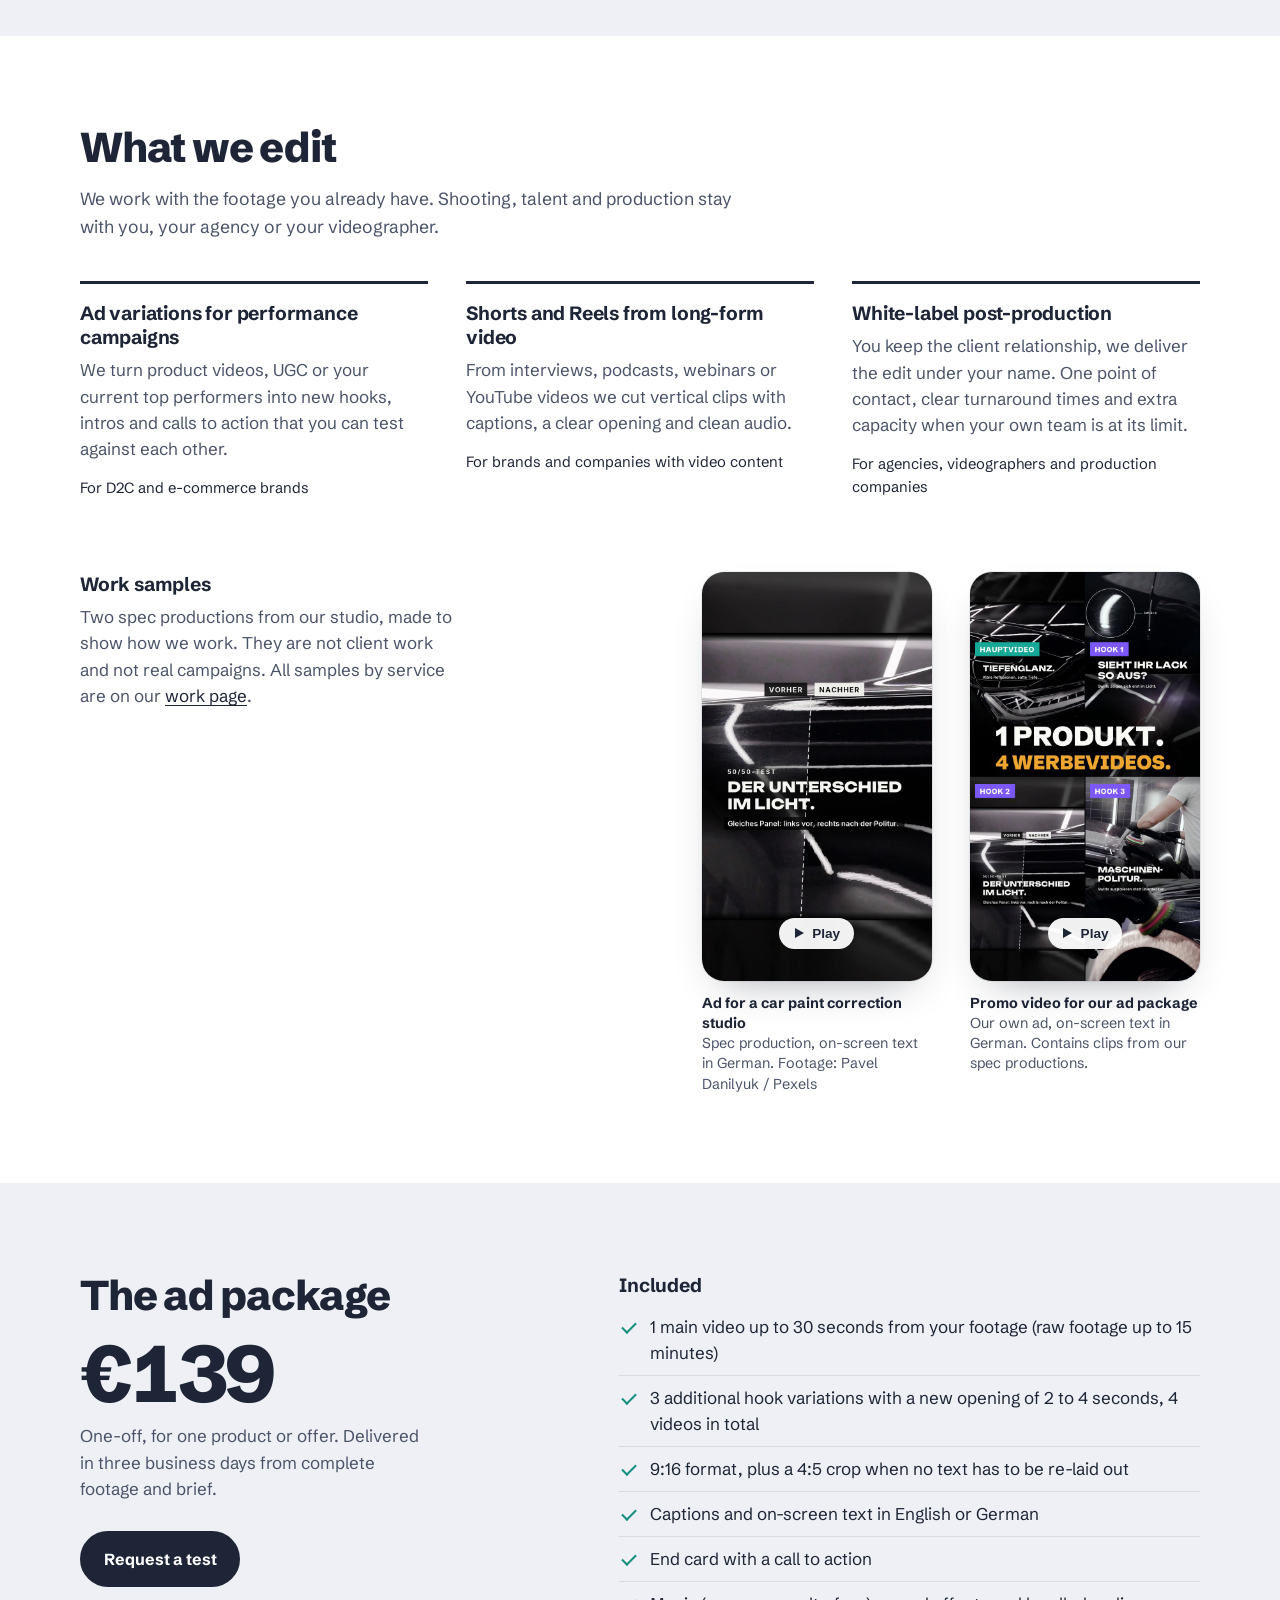
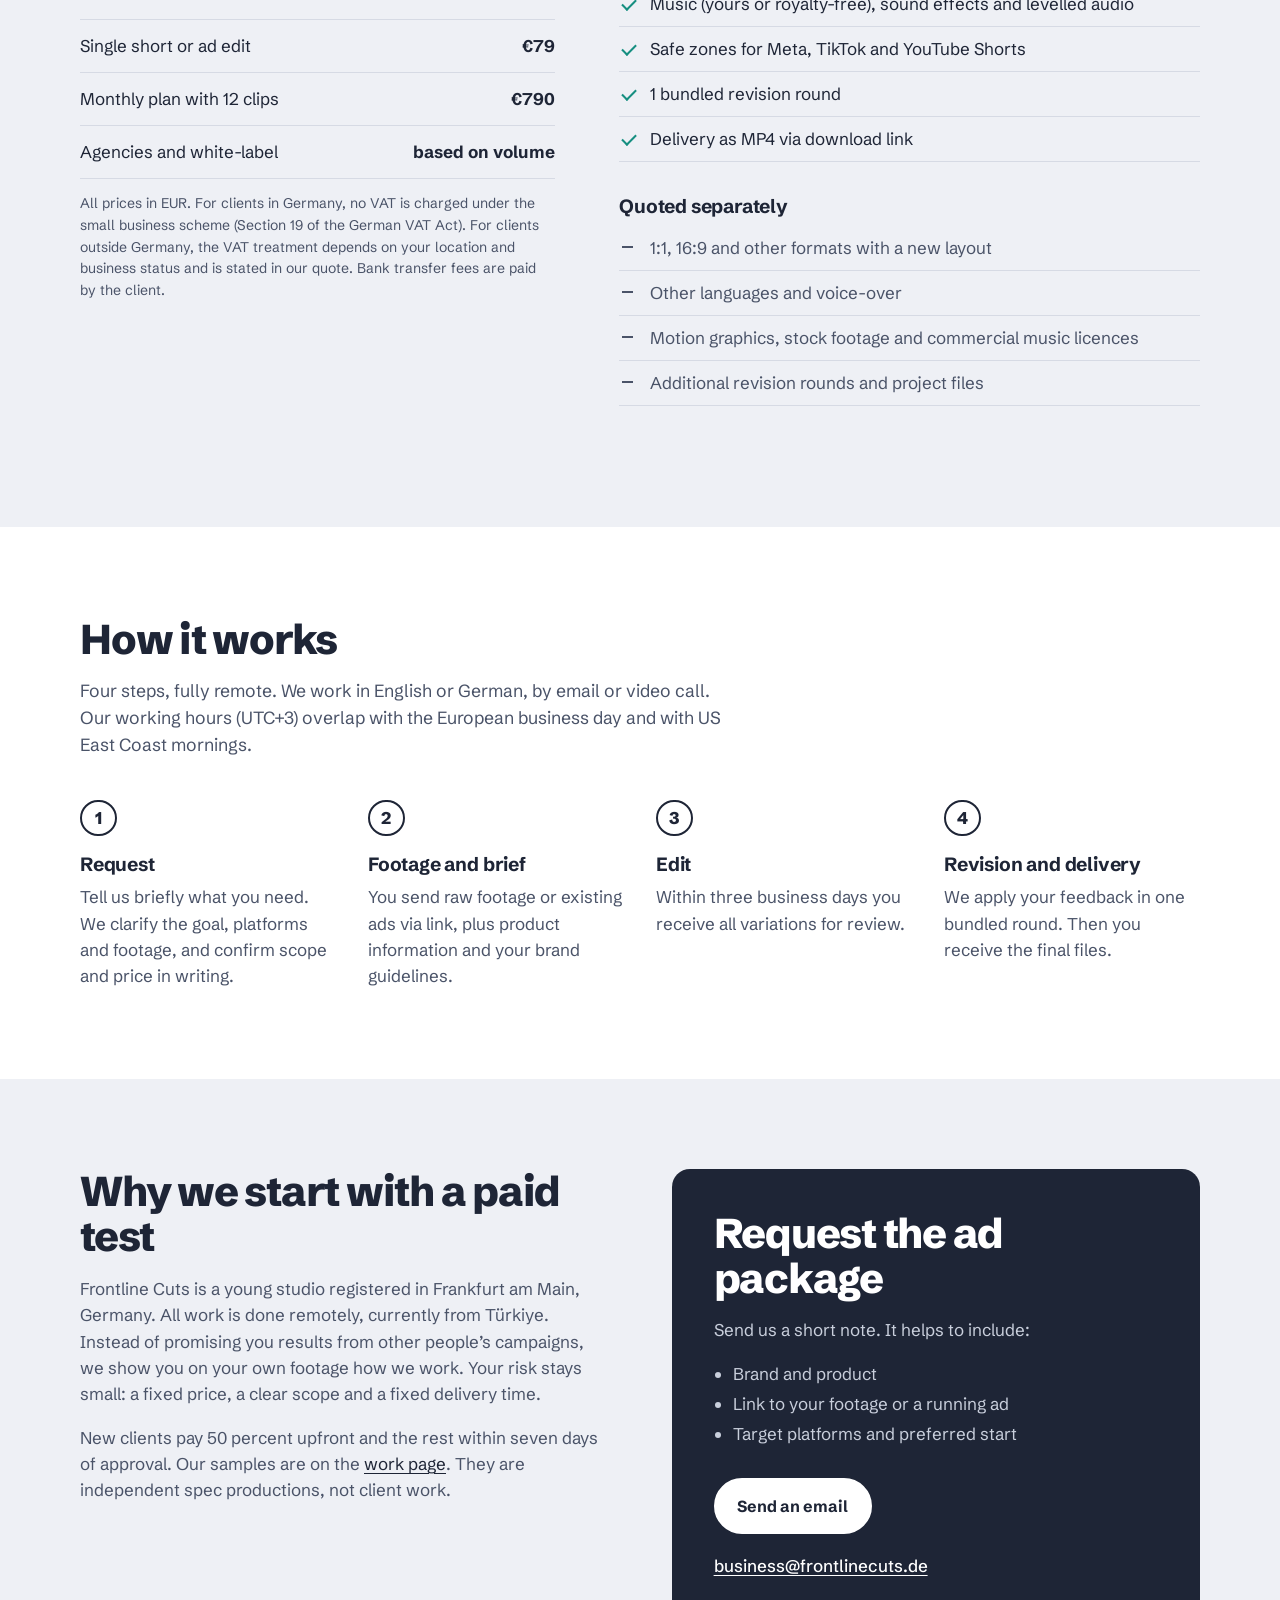
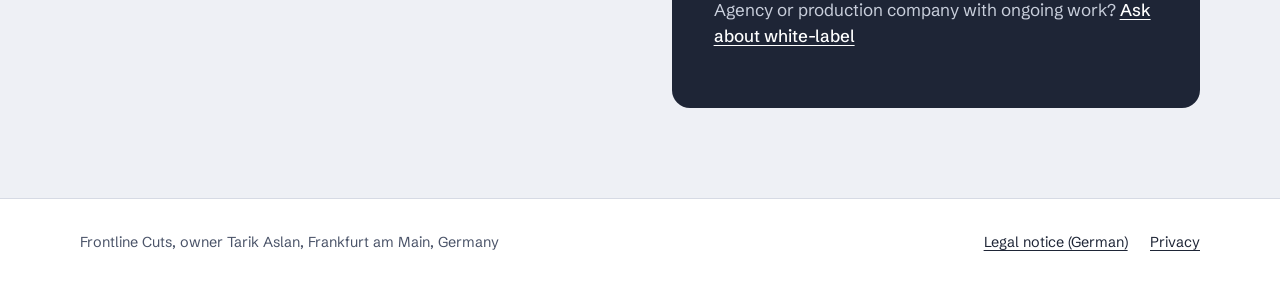
<file: en/index.html>
<!DOCTYPE html>
<html lang="en">
<head>
<meta charset="utf-8">
<meta name="viewport" content="width=device-width, initial-scale=1">
<title>Frontline Cuts | Post-production for performance ads and short-form video</title>
<meta name="description" content="Frontline Cuts edits performance ads, hook variations and short-form videos from your existing footage. Post-production partner for agencies, videographers, production companies and e-commerce brands. Ad package from €139, delivered in three business days.">
<meta property="og:title" content="Frontline Cuts | One main video, three new hooks">
<meta property="og:description" content="Performance ads and short-form video from your footage. Ad package for €139, delivered in three business days.">
<meta property="og:type" content="website">
<meta property="og:url" content="https://frontlinecuts.de/en/">
<link rel="canonical" href="https://frontlinecuts.de/en/">
<link rel="alternate" hreflang="de" href="https://frontlinecuts.de/">
<link rel="alternate" hreflang="en" href="https://frontlinecuts.de/en/">
<link rel="preload" href="../fonts/schibsted-grotesk-latin-800-normal.woff2" as="font" type="font/woff2" crossorigin>
<link rel="stylesheet" href="../style.css">
<link rel="icon" href="data:image/svg+xml,%3Csvg xmlns='http://www.w3.org/2000/svg' viewBox='0 0 32 32'%3E%3Crect width='32' height='32' rx='7' fill='%231e2536'/%3E%3Crect x='7' y='9' width='5' height='14' rx='1.5' fill='%236a4ce0'/%3E%3Crect x='13.5' y='9' width='11.5' height='14' rx='1.5' fill='%23ffffff'/%3E%3C/svg%3E">
</head>
<body>
<a class="skip" href="#content">Skip to content</a>

<header class="site-head">
  <div class="wrap">
    <a class="wordmark" href="#top">Frontline Cuts <span>Post-production</span></a>
    <nav class="nav" aria-label="Main navigation">
      <a href="#structure">How it works</a>
      <a href="work/">Work</a>
      <a href="#services">Services</a>
      <a href="#pricing">Pricing</a>
      <a href="#process">Process</a>
      <a class="lang" href="../" hreflang="de" lang="de" aria-label="Deutsche Version">DE</a>
      <a class="btn" href="#contact">Request a test</a>
    </nav>
  </div>
</header>

<main id="content">
  <section class="hero" id="top">
    <div class="wrap">
      <div>
        <h1>One main video. Three new hooks. Ready to test in three business days.</h1>
        <p class="lede">Frontline Cuts is a post-production partner for agencies, videographers, production companies and e-commerce brands. We turn the footage you already have into performance ads, hook variations and short-form videos for Meta, TikTok and YouTube Shorts.</p>
        <div class="actions">
          <a class="btn" href="#contact">Request the ad package for €139</a>
          <a class="btn btn-quiet" href="work/">See our work</a>
        </div>
        <p class="fineprint">Three business days from complete footage and brief. Fixed price, clear scope.</p>
      </div>
      <figure class="feature">
        <div class="frame">
          <video preload="none" playsinline poster="../media/sport-built-in-silence.jpg" aria-label="Sport commercial Built in Silence, spec production.">
            <source src="../media/sport-built-in-silence.mp4" type="video/mp4">
          </video>
          <button class="play" type="button" aria-label="Play the sport commercial"><span><svg viewBox="0 0 12 12" aria-hidden="true"><path d="M2 1l9 5-9 5z" fill="currentColor"/></svg>Play</span></button>
        </div>
        <figcaption><b>Sport commercial “Built in Silence”</b>Best with sound. All samples shown are spec productions, not client work.</figcaption>
      </figure>
    </div>
  </section>

  <section class="band" id="structure">
    <div class="wrap">
      <h2>How the ad package is built</h2>
      <p class="intro">We cut the main part once, cleanly. Then we add three new openings in front of it. You get four videos and see in your campaigns which hook holds the first seconds, without producing every video from scratch.</p>

      <div class="timeline" role="img" aria-label="Diagram: four videos, each with its own hook at the start, the same main part and the same end card.">
        <div class="tl-row">
          <div class="tl-label">Video 1</div>
          <div class="tl-track"><div class="clip clip-hook" data-short="A">Hook A</div><div class="clip clip-body first">Main part</div><div class="clip clip-cta first" data-short="CTA">End card</div></div>
        </div>
        <div class="tl-row">
          <div class="tl-label">Video 2</div>
          <div class="tl-track"><div class="clip clip-hook" data-short="B">Hook B</div><div class="clip clip-body" data-short="same part">same main part</div><div class="clip clip-cta" data-short="=">same</div></div>
        </div>
        <div class="tl-row">
          <div class="tl-label">Video 3</div>
          <div class="tl-track"><div class="clip clip-hook" data-short="C">Hook C</div><div class="clip clip-body" data-short="same part">same main part</div><div class="clip clip-cta" data-short="=">same</div></div>
        </div>
        <div class="tl-row">
          <div class="tl-label">Video 4</div>
          <div class="tl-track"><div class="clip clip-hook" data-short="D">Hook D</div><div class="clip clip-body" data-short="same part">same main part</div><div class="clip clip-cta" data-short="=">same</div></div>
        </div>
        <div class="tl-axis" aria-hidden="true">
          <div></div>
          <div class="tl-ticks"><span>0 s</span><span>from 2 to 4 s</span><span><i></i>up to 30 s</span></div>
        </div>
        <div class="tl-note">
          <span><strong>Formats:</strong> 9:16, plus 4:5 for the feed</span>
          <span><strong>Included:</strong> captions, on-screen text, sound design</span>
          <span><strong>Revisions:</strong> one bundled round</span>
        </div>
      </div>
    </div>
  </section>

  <section id="services">
    <div class="wrap">
      <h2>What we edit</h2>
      <p class="intro">We work with the footage you already have. Shooting, talent and production stay with you, your agency or your videographer.</p>
      <div class="services">
        <div class="service">
          <h3>Ad variations for performance campaigns</h3>
          <p>We turn product videos, UGC or your current top performers into new hooks, intros and calls to action that you can test against each other.</p>
          <p class="for">For D2C and e-commerce brands</p>
        </div>
        <div class="service">
          <h3>Shorts and Reels from long-form video</h3>
          <p>From interviews, podcasts, webinars or YouTube videos we cut vertical clips with captions, a clear opening and clean audio.</p>
          <p class="for">For brands and companies with video content</p>
        </div>
        <div class="service">
          <h3>White-label post-production</h3>
          <p>You keep the client relationship, we deliver the edit under your name. One point of contact, clear turnaround times and extra capacity when your own team is at its limit.</p>
          <p class="for">For agencies, videographers and production companies</p>
        </div>
      </div>
      <div class="samples">
        <div class="samples-head">
          <h3>Work samples</h3>
          <p>Two spec productions from our studio, made to show how we work. They are not client work and not real campaigns. All samples by service are on our <a href="work/">work page</a>.</p>
        </div>
        <figure class="variant">
          <div class="frame">
          <video preload="none" playsinline poster="../media/detailing-lackaufbereitung.jpg" aria-label="Ad for a car paint correction studio, spec production.">
            <source src="../media/detailing-lackaufbereitung.mp4" type="video/mp4">
          </video>
          <button class="play" type="button" aria-label="Play the detailing ad"><span><svg viewBox="0 0 12 12" aria-hidden="true"><path d="M2 1l9 5-9 5z" fill="currentColor"/></svg>Play</span></button>
        </div>
          <figcaption><b>Ad for a car paint correction studio</b>Spec production, on-screen text in German. Footage: Pavel Danilyuk / Pexels</figcaption>
        </figure>
        <figure class="variant">
          <div class="frame">
          <video preload="none" playsinline poster="../media/werbevideo-testpaket.jpg" aria-label="Our own promo video for the ad package, on-screen text in German.">
            <source src="../media/werbevideo-testpaket.mp4" type="video/mp4">
          </video>
          <button class="play" type="button" aria-label="Play our promo video"><span><svg viewBox="0 0 12 12" aria-hidden="true"><path d="M2 1l9 5-9 5z" fill="currentColor"/></svg>Play</span></button>
        </div>
          <figcaption><b>Promo video for our ad package</b>Our own ad, on-screen text in German. Contains clips from our spec productions.</figcaption>
        </figure>
      </div>
    </div>
  </section>

  <section class="band" id="pricing">
    <div class="wrap offer">
      <div>
        <h2>The ad package</h2>
        <p class="price">€139</p>
        <p class="price-note">One-off, for one product or offer. Delivered in three business days from complete footage and brief.</p>
        <a class="btn" href="#contact">Request a test</a>
        <ul class="more-prices">
          <li><span>Single short or ad edit</span><span>€79</span></li>
          <li><span>Monthly plan with 12 clips</span><span>€790</span></li>
          <li><span>Agencies and white-label</span><span>based on volume</span></li>
        </ul>
        <p class="tax">All prices in EUR. For clients in Germany, no VAT is charged under the small business scheme (Section 19 of the German VAT Act). For clients outside Germany, the VAT treatment depends on your location and business status and is stated in our quote. Bank transfer fees are paid by the client.</p>
      </div>
      <div class="scope">
        <h3>Included</h3>
        <ul>
          <li>1 main video up to 30 seconds from your footage (raw footage up to 15 minutes)</li>
          <li>3 additional hook variations with a new opening of 2 to 4 seconds, 4 videos in total</li>
          <li>9:16 format, plus a 4:5 crop when no text has to be re-laid out</li>
          <li>Captions and on-screen text in English or German</li>
          <li>End card with a call to action</li>
          <li>Music (yours or royalty-free), sound effects and levelled audio</li>
          <li>Safe zones for Meta, TikTok and YouTube Shorts</li>
          <li>1 bundled revision round</li>
          <li>Delivery as MP4 via download link</li>
        </ul>
        <h3>Quoted separately</h3>
        <ul class="extra">
          <li>1:1, 16:9 and other formats with a new layout</li>
          <li>Other languages and voice-over</li>
          <li>Motion graphics, stock footage and commercial music licences</li>
          <li>Additional revision rounds and project files</li>
        </ul>
      </div>
    </div>
  </section>

  <section id="process">
    <div class="wrap">
      <h2>How it works</h2>
      <p class="intro">Four steps, fully remote. We work in English or German, by email or video call. Our working hours (UTC+3) overlap with the European business day and with US East Coast mornings.</p>
      <ol class="steps">
        <li><h3>Request</h3><p>Tell us briefly what you need. We clarify the goal, platforms and footage, and confirm scope and price in writing.</p></li>
        <li><h3>Footage and brief</h3><p>You send raw footage or existing ads via link, plus product information and your brand guidelines.</p></li>
        <li><h3>Edit</h3><p>Within three business days you receive all variations for review.</p></li>
        <li><h3>Revision and delivery</h3><p>We apply your feedback in one bundled round. Then you receive the final files.</p></li>
      </ol>
    </div>
  </section>

  <section class="band" id="contact">
    <div class="wrap split">
      <div>
        <h2>Why we start with a paid test</h2>
        <p>Frontline Cuts is a young studio registered in Frankfurt am Main, Germany. All work is done remotely, currently from Türkiye. Instead of promising you results from other people’s campaigns, we show you on your own footage how we work. Your risk stays small: a fixed price, a clear scope and a fixed delivery time.</p>
        <p>New clients pay 50 percent upfront and the rest within seven days of approval. Our samples are on the <a href="work/">work page</a>. They are independent spec productions, not client work.</p>
      </div>
      <div class="contact-card">
        <h2>Request the ad package</h2>
        <p>Send us a short note. It helps to include:</p>
        <ul class="checklist">
          <li>Brand and product</li>
          <li>Link to your footage or a running ad</li>
          <li>Target platforms and preferred start</li>
        </ul>
        <a class="btn" href="mailto:business@frontlinecuts.de?subject=Ad%20package%20request&amp;body=Hi%2C%0A%0Awe%27re%20interested%20in%20the%20ad%20package.%0A%0ABrand%20/%20product%3A%0ALink%20to%20footage%20or%20top-performing%20ad%3A%0ATarget%20platforms%20%28e.g.%20Meta%2C%20TikTok%29%3A%0APreferred%20start%3A%0A%0ABest%20regards%0A">Send an email</a>
        <a class="mail" href="mailto:business@frontlinecuts.de">business@frontlinecuts.de</a>
        <p>Agency or production company with ongoing work? <a class="mail" style="display:inline;margin:0" href="mailto:business@frontlinecuts.de?subject=White-label%20post-production&amp;body=Hi%2C%0A%0Awe%27re%20looking%20for%20post-production%20support.%0A%0ACompany%3A%0AType%20of%20videos%20%28ads%2C%20shorts%2C%20reels%29%3A%0AApproximate%20volume%20per%20month%3A%0AContact%20person%3A%0A%0ABest%20regards%0A">Ask about white-label</a></p>
      </div>
    </div>
  </section>
</main>

<footer class="site-foot">
  <div class="wrap">
    <span>Frontline Cuts, owner Tarik Aslan, Frankfurt am Main, Germany</span>
    <nav aria-label="Legal"><a href="../impressum.html" hreflang="de">Legal notice (German)</a><a href="privacy.html">Privacy</a></nav>
  </div>
</footer>

<script>
  document.querySelectorAll('.frame').forEach(function (frame) {
    var video = frame.querySelector('video');
    var button = frame.querySelector('.play');
    button.addEventListener('click', function () {
      document.querySelectorAll('.frame video').forEach(function (other) {
        if (other !== video && !other.paused) { other.pause(); }
      });
      video.controls = true;
      button.hidden = true;
      video.play();
    });
    video.addEventListener('ended', function () {
      video.controls = false;
      video.load();
      button.hidden = false;
    });
  });
</script>
</body>
</html>
</file>
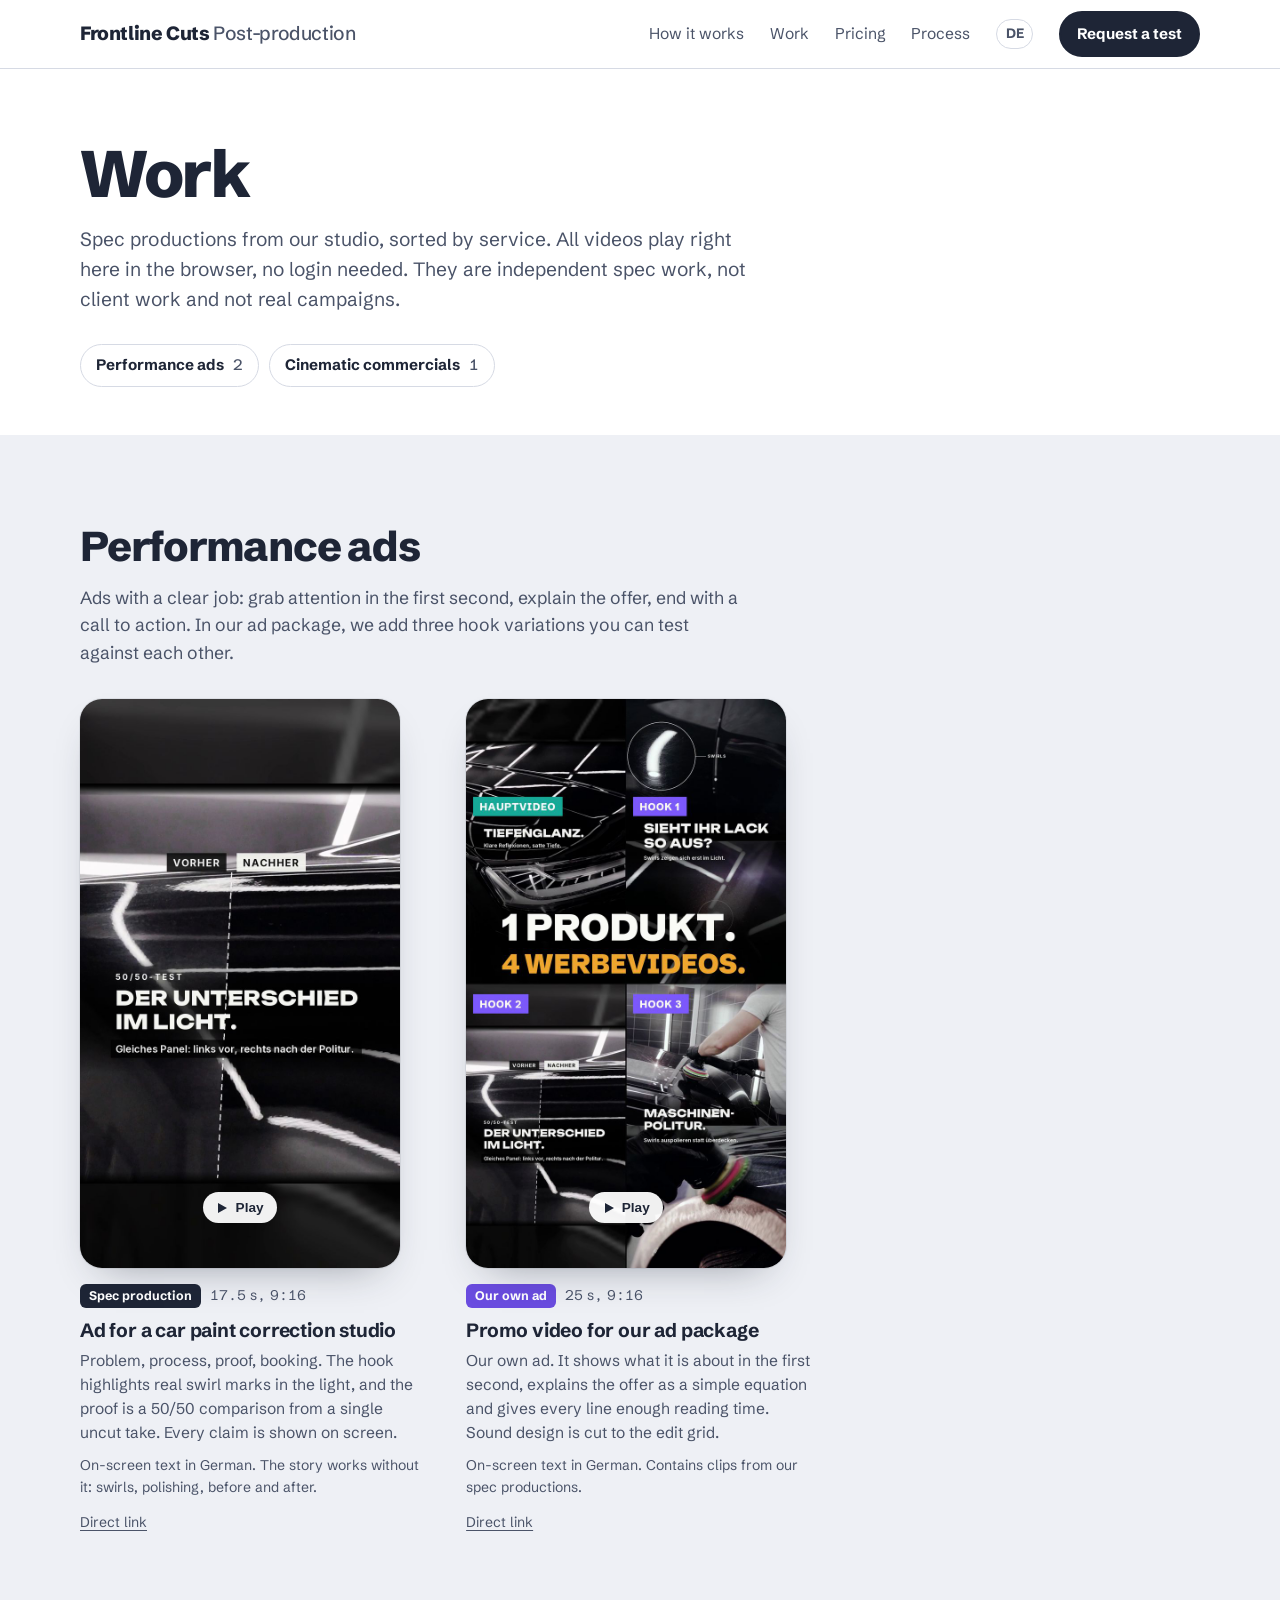
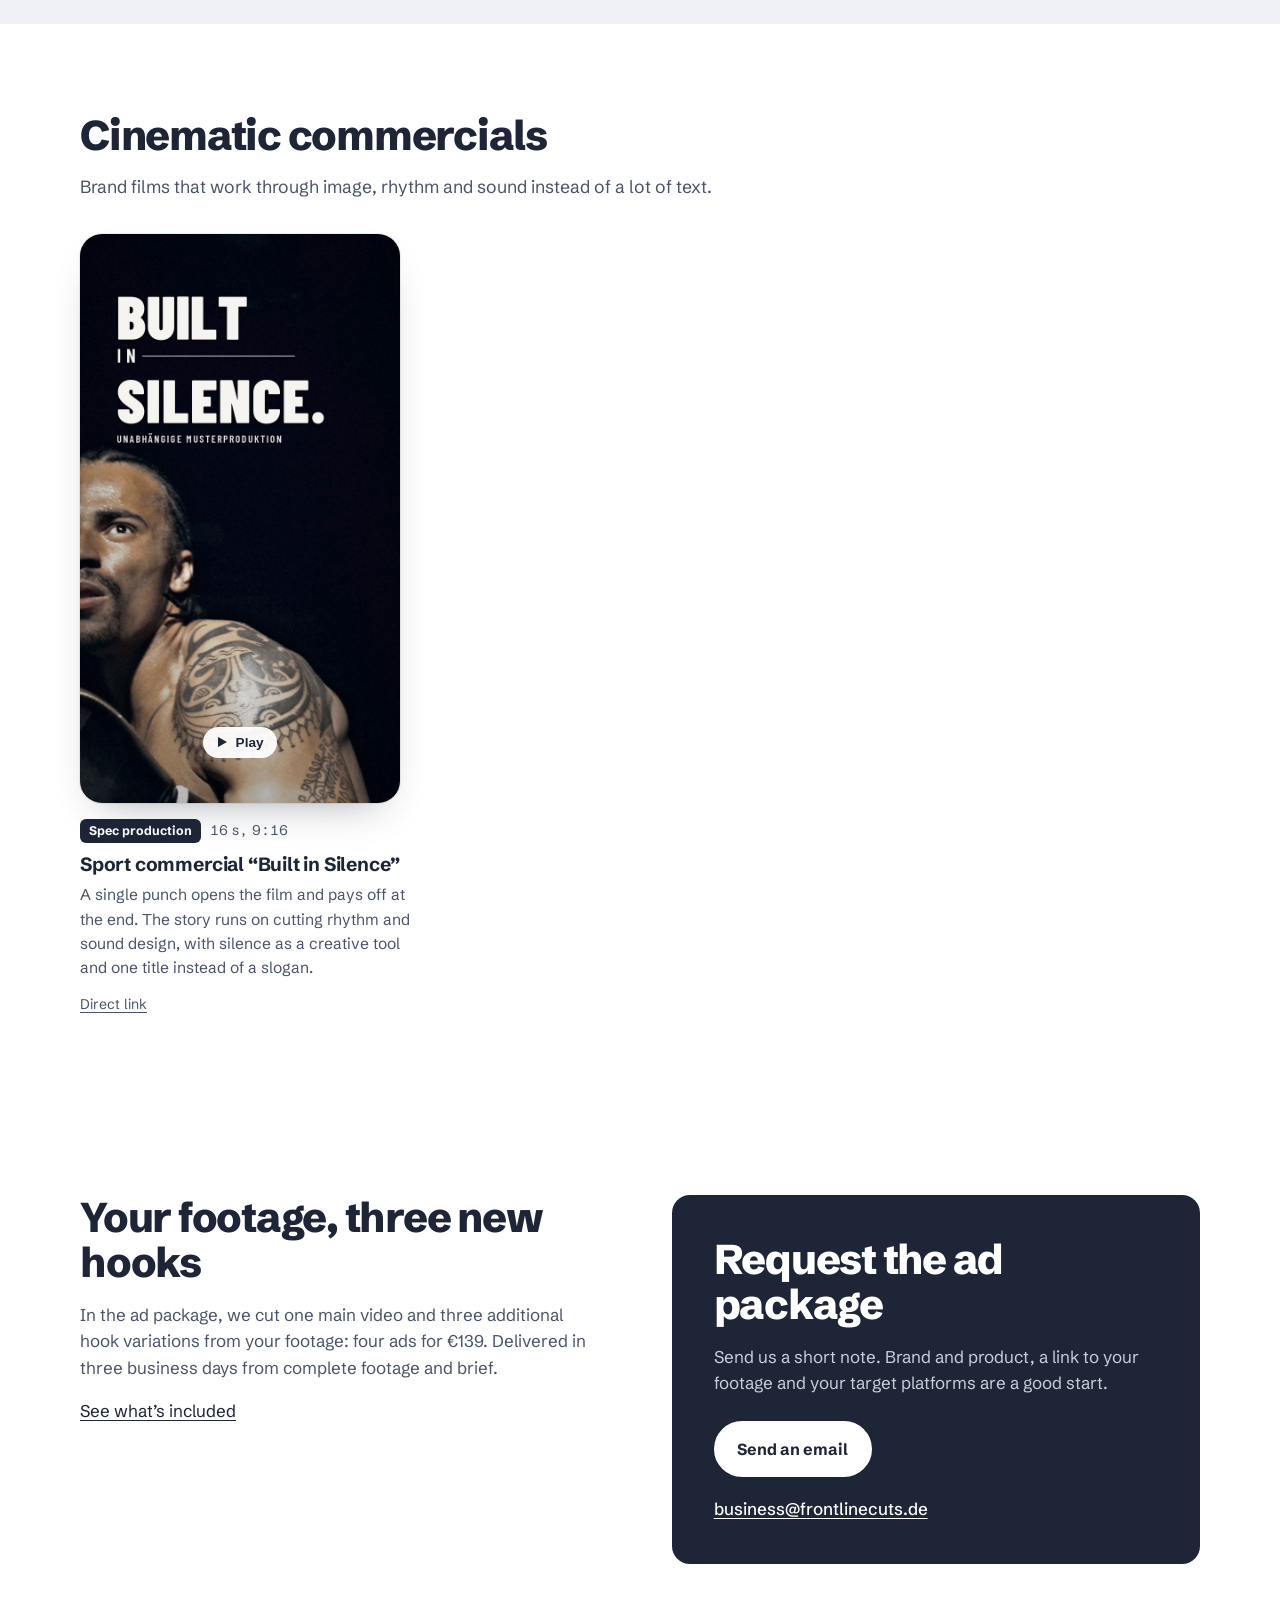
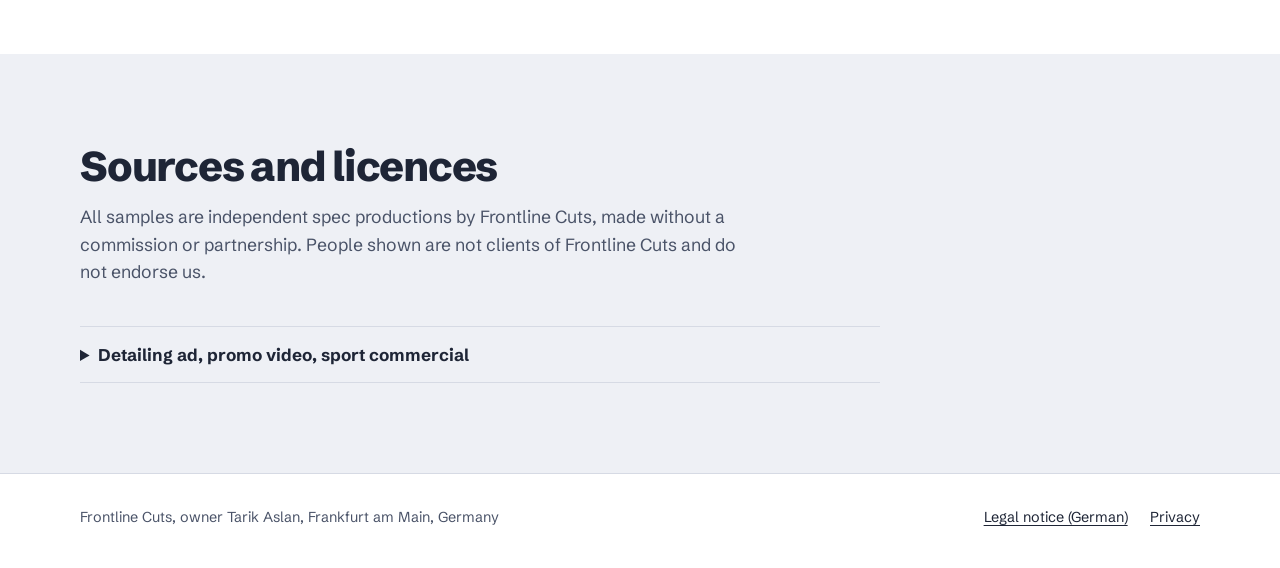
<file: en/work/index.html>
<!DOCTYPE html>
<html lang="en">
<head>
<meta charset="utf-8">
<meta name="viewport" content="width=device-width, initial-scale=1">
<title>Work | Frontline Cuts</title>
<meta name="description" content="Work samples by Frontline Cuts: performance ads and cinematic commercials. Independent spec productions you can watch right in the browser.">
<meta property="og:title" content="Work | Frontline Cuts">
<meta property="og:description" content="Performance ads and cinematic commercials. Independent spec productions by Frontline Cuts.">
<meta property="og:type" content="website">
<meta property="og:url" content="https://frontlinecuts.de/en/work/">
<meta property="og:image" content="https://frontlinecuts.de/media/sport-built-in-silence.jpg">
<link rel="canonical" href="https://frontlinecuts.de/en/work/">
<link rel="alternate" hreflang="de" href="https://frontlinecuts.de/arbeitsproben/">
<link rel="alternate" hreflang="en" href="https://frontlinecuts.de/en/work/">
<link rel="preload" href="../../fonts/schibsted-grotesk-latin-800-normal.woff2" as="font" type="font/woff2" crossorigin>
<link rel="stylesheet" href="../../style.css">
<link rel="icon" href="data:image/svg+xml,%3Csvg xmlns='http://www.w3.org/2000/svg' viewBox='0 0 32 32'%3E%3Crect width='32' height='32' rx='7' fill='%231e2536'/%3E%3Crect x='7' y='9' width='5' height='14' rx='1.5' fill='%236a4ce0'/%3E%3Crect x='13.5' y='9' width='11.5' height='14' rx='1.5' fill='%23ffffff'/%3E%3C/svg%3E">
</head>
<body class="works-page">
<a class="skip" href="#content">Skip to content</a>

<header class="site-head">
  <div class="wrap">
    <a class="wordmark" href="../">Frontline Cuts <span>Post-production</span></a>
    <nav class="nav" aria-label="Main navigation">
      <a href="../#structure">How it works</a>
      <a href="./" aria-current="page">Work</a>
      <a href="../#pricing">Pricing</a>
      <a href="../#process">Process</a>
      <a class="lang" href="../../arbeitsproben/" hreflang="de" lang="de" aria-label="Deutsche Version">DE</a>
      <a class="btn" href="#contact">Request a test</a>
    </nav>
  </div>
</header>

<main id="content">
  <section class="works-hero">
    <div class="wrap">
      <h1>Work</h1>
      <p class="lede">Spec productions from our studio, sorted by service. All videos play right here in the browser, no login needed. They are independent spec work, not client work and not real campaigns.</p>
      <nav class="jump" aria-label="Sections">
        <a href="#performance-ads">Performance ads <span>2</span></a>
        <a href="#cinematic-commercials">Cinematic commercials <span>1</span></a>
      </nav>
    </div>
  </section>

  <section class="band works-section" id="performance-ads" aria-labelledby="h-performance">
    <div class="wrap">
      <h2 id="h-performance">Performance ads</h2>
      <p class="intro">Ads with a clear job: grab attention in the first second, explain the offer, end with a call to action. In our ad package, we add three hook variations you can test against each other.</p>
      <div class="works">
        <article class="work" id="detailing-ad">
          <div class="frame" data-src="../../media/detailing-lackaufbereitung.mp4">
            <img src="../../media/detailing-lackaufbereitung.jpg" alt="Ad for a car paint correction studio with a 50/50 comparison" width="720" height="1280" loading="lazy" decoding="async">
            <button class="play" type="button" aria-label="Play the detailing ad"><span><svg viewBox="0 0 12 12" aria-hidden="true"><path d="M2 1l9 5-9 5z" fill="currentColor"/></svg>Play</span></button>
          </div>
          <div class="work-text">
            <p class="work-meta"><span class="tag">Spec production</span><span class="dur">17.5 s, 9:16</span></p>
            <h3>Ad for a car paint correction studio</h3>
            <p>Problem, process, proof, booking. The hook highlights real swirl marks in the light, and the proof is a 50/50 comparison from a single uncut take. Every claim is shown on screen.</p>
            <p class="work-note">On-screen text in German. The story works without it: swirls, polishing, before and after.</p>
            <a class="work-link" href="#detailing-ad">Direct link</a>
          </div>
        </article>

        <article class="work" id="ad-package-promo">
          <div class="frame" data-src="../../media/werbevideo-testpaket.mp4">
            <img src="../../media/werbevideo-testpaket.jpg" alt="Promo video for the ad package: 1 product, 4 ads" width="720" height="1280" loading="lazy" decoding="async">
            <button class="play" type="button" aria-label="Play our promo video"><span><svg viewBox="0 0 12 12" aria-hidden="true"><path d="M2 1l9 5-9 5z" fill="currentColor"/></svg>Play</span></button>
          </div>
          <div class="work-text">
            <p class="work-meta"><span class="tag tag-own">Our own ad</span><span class="dur">25 s, 9:16</span></p>
            <h3>Promo video for our ad package</h3>
            <p>Our own ad. It shows what it is about in the first second, explains the offer as a simple equation and gives every line enough reading time. Sound design is cut to the edit grid.</p>
            <p class="work-note">On-screen text in German. Contains clips from our spec productions.</p>
            <a class="work-link" href="#ad-package-promo">Direct link</a>
          </div>
        </article>
      </div>
    </div>
  </section>

  <section class="works-section" id="cinematic-commercials" aria-labelledby="h-cinematic">
    <div class="wrap">
      <h2 id="h-cinematic">Cinematic commercials</h2>
      <p class="intro">Brand films that work through image, rhythm and sound instead of a lot of text.</p>
      <div class="works">
        <article class="work" id="sport-commercial">
          <div class="frame" data-src="../../media/sport-built-in-silence.mp4">
            <img src="../../media/sport-built-in-silence.jpg" alt="Sport commercial Built in Silence" width="720" height="1280" loading="lazy" decoding="async">
            <button class="play" type="button" aria-label="Play the sport commercial"><span><svg viewBox="0 0 12 12" aria-hidden="true"><path d="M2 1l9 5-9 5z" fill="currentColor"/></svg>Play</span></button>
          </div>
          <div class="work-text">
            <p class="work-meta"><span class="tag">Spec production</span><span class="dur">16 s, 9:16</span></p>
            <h3>Sport commercial “Built in Silence”</h3>
            <p>A single punch opens the film and pays off at the end. The story runs on cutting rhythm and sound design, with silence as a creative tool and one title instead of a slogan.</p>
            <a class="work-link" href="#sport-commercial">Direct link</a>
          </div>
        </article>
      </div>
    </div>
  </section>

  <section class="works-cta" id="contact">
    <div class="wrap split">
      <div>
        <h2>Your footage, three new hooks</h2>
        <p>In the ad package, we cut one main video and three additional hook variations from your footage: four ads for €139. Delivered in three business days from complete footage and brief.</p>
        <p><a href="../#pricing">See what’s included</a></p>
      </div>
      <div class="contact-card">
        <h2>Request the ad package</h2>
        <p>Send us a short note. Brand and product, a link to your footage and your target platforms are a good start.</p>
        <a class="btn" href="mailto:business@frontlinecuts.de?subject=Ad%20package%20request&amp;body=Hi%2C%0A%0Awe%27re%20interested%20in%20the%20ad%20package.%0A%0ABrand%20/%20product%3A%0ALink%20to%20footage%20or%20top-performing%20ad%3A%0ATarget%20platforms%20%28e.g.%20Meta%2C%20TikTok%29%3A%0APreferred%20start%3A%0A%0ABest%20regards%0A">Send an email</a>
        <a class="mail" href="mailto:business@frontlinecuts.de">business@frontlinecuts.de</a>
      </div>
    </div>
  </section>

  <section class="band works-sources" id="sources">
    <div class="wrap">
      <h2>Sources and licences</h2>
      <p class="intro">All samples are independent spec productions by Frontline Cuts, made without a commission or partnership. People shown are not clients of Frontline Cuts and do not endorse us.</p>
      <details>
        <summary>Detailing ad, promo video, sport commercial</summary>
        <p>Footage: cottonbro studio and Pavel Danilyuk via Pexels, used under the <a href="https://www.pexels.com/license/" rel="noopener">Pexels licence</a>. Music and sound effects: Mixkit, used under the <a href="https://mixkit.co/license/" rel="noopener">Mixkit licence</a>, and our own production. Fonts: Schibsted Grotesk, Unbounded, Inter and Barlow Condensed under the SIL Open Font License.</p>
      </details>
    </div>
  </section>
</main>

<footer class="site-foot">
  <div class="wrap">
    <span>Frontline Cuts, owner Tarik Aslan, Frankfurt am Main, Germany</span>
    <nav aria-label="Legal"><a href="../../impressum.html" hreflang="de">Legal notice (German)</a><a href="../privacy.html">Privacy</a></nav>
  </div>
</footer>

<script>
  (function () {
    function stopOthers(except) {
      document.querySelectorAll('.work video').forEach(function (v) { if (v !== except && !v.paused) { v.pause(); } });
    }
    function start(frame) {
      var video = frame.querySelector('video');
      if (!video) {
        video = document.createElement('video');
        video.setAttribute('playsinline', '');
        video.controls = true;
        video.preload = 'auto';
        video.poster = frame.querySelector('img').src;
        video.src = frame.getAttribute('data-src');
        video.addEventListener('play', function () { stopOthers(video); });
        frame.querySelector('img').replaceWith(video);
      }
      frame.querySelector('.play').hidden = true;
      var p = video.play(); if (p && p.catch) { p.catch(function () {}); }
    }
    document.querySelectorAll('.work .frame').forEach(function (frame) {
      frame.querySelector('.play').addEventListener('click', function () { start(frame); });
    });
  })();
</script>
</body>
</html>
</file>
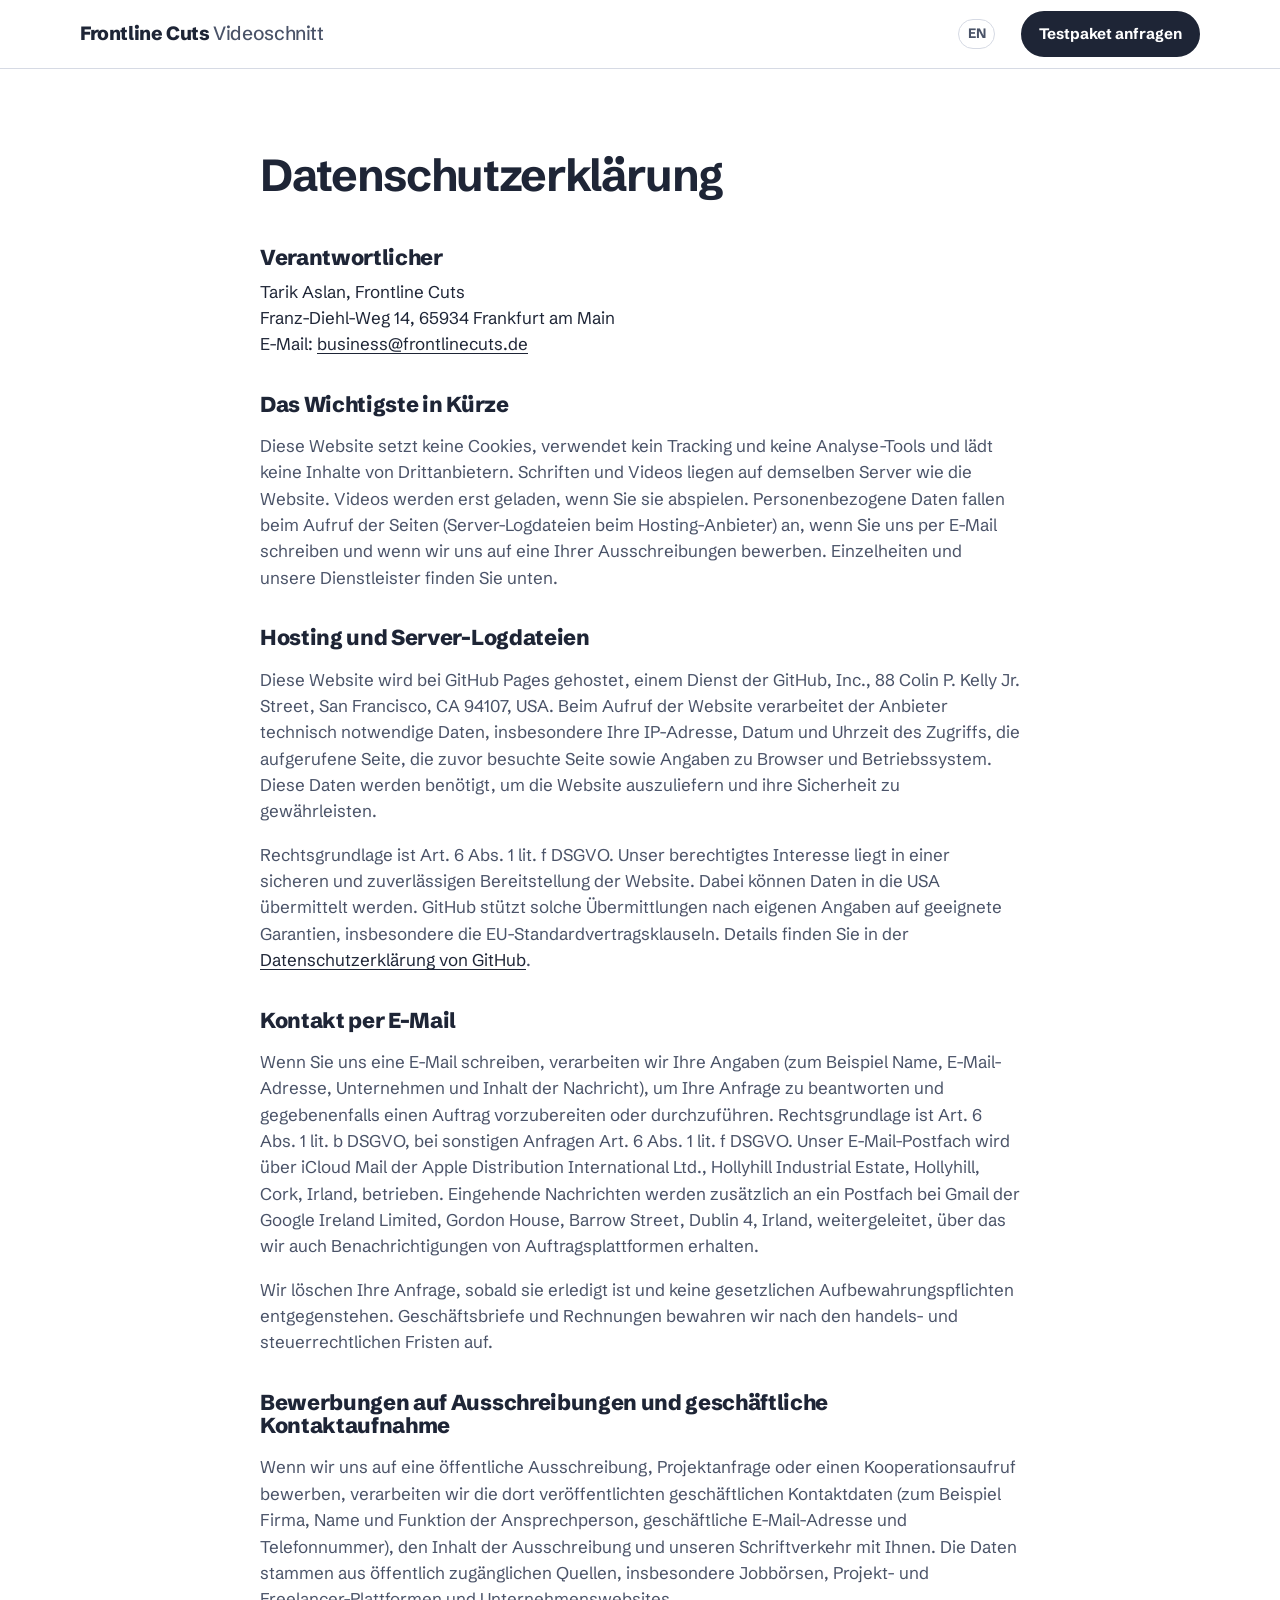
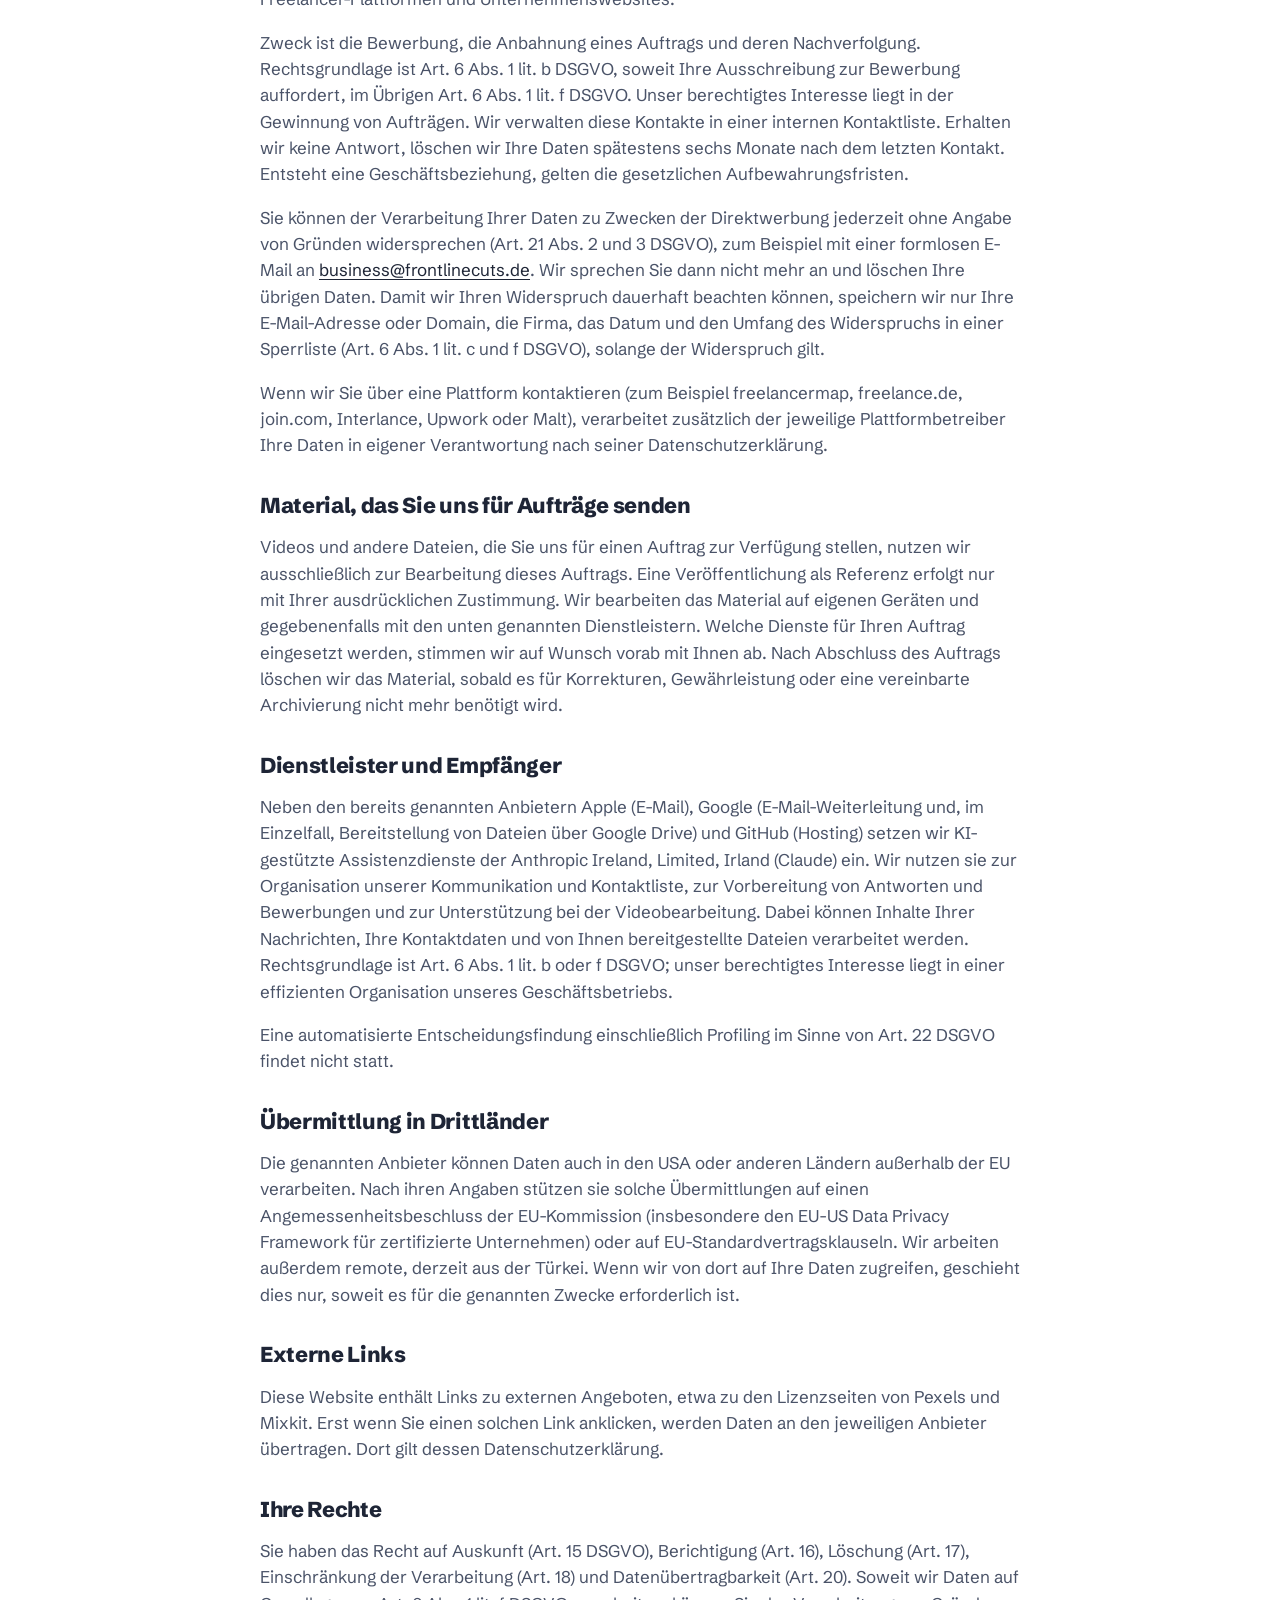
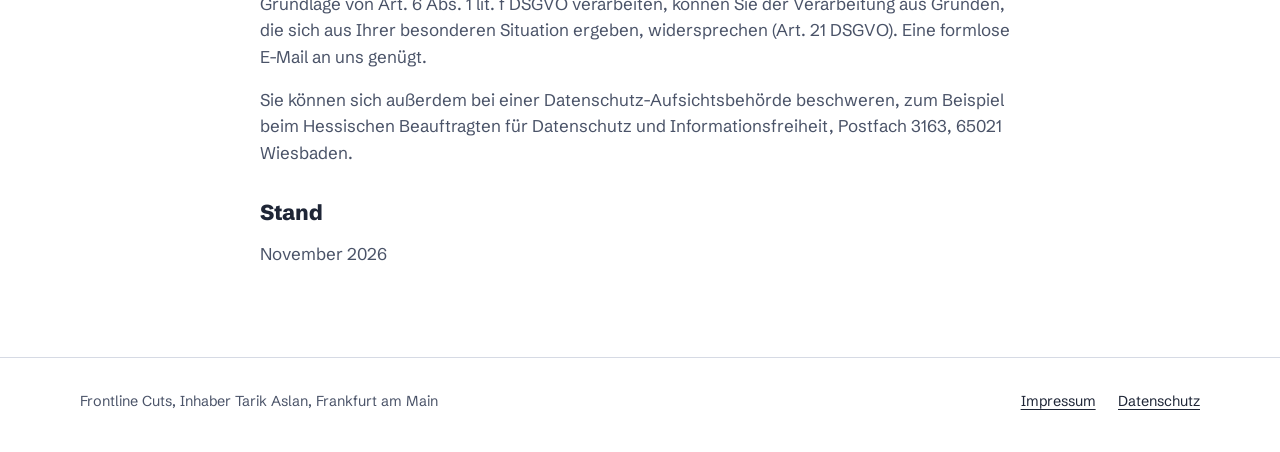
<file: datenschutz.html>
<!DOCTYPE html>
<html lang="de">
<head>
<meta charset="utf-8">
<meta name="viewport" content="width=device-width, initial-scale=1">
<title>Datenschutz | Frontline Cuts</title>
<meta name="robots" content="noindex">
<link rel="stylesheet" href="style.css">
</head>
<body>
<header class="site-head">
  <div class="wrap">
    <a class="wordmark" href="index.html">Frontline Cuts <span>Videoschnitt</span></a>
    <nav class="nav" aria-label="Hauptnavigation"><a class="lang" href="en/privacy.html" hreflang="en" lang="en" aria-label="English version">EN</a><a class="btn" href="index.html#kontakt">Testpaket anfragen</a></nav>
  </div>
</header>
<main class="legal">
  <div class="wrap">
    <h1>Datenschutzerklärung</h1>

    <h2>Verantwortlicher</h2>
    <address>
      Tarik Aslan, Frontline Cuts<br>
      Franz-Diehl-Weg 14, 65934 Frankfurt am Main<br>
      E-Mail: <a href="mailto:business@frontlinecuts.de">business@frontlinecuts.de</a>
    </address>

    <h2>Das Wichtigste in Kürze</h2>
    <p>Diese Website setzt keine Cookies, verwendet kein Tracking und keine Analyse-Tools und lädt keine Inhalte von Drittanbietern. Schriften und Videos liegen auf demselben Server wie die Website. Videos werden erst geladen, wenn Sie sie abspielen. Personenbezogene Daten fallen beim Aufruf der Seiten (Server-Logdateien beim Hosting-Anbieter) an, wenn Sie uns per E-Mail schreiben und wenn wir uns auf eine Ihrer Ausschreibungen bewerben. Einzelheiten und unsere Dienstleister finden Sie unten.</p>

    <h2>Hosting und Server-Logdateien</h2>
    <p>Diese Website wird bei GitHub Pages gehostet, einem Dienst der GitHub, Inc., 88 Colin P. Kelly Jr. Street, San Francisco, CA 94107, USA. Beim Aufruf der Website verarbeitet der Anbieter technisch notwendige Daten, insbesondere Ihre IP-Adresse, Datum und Uhrzeit des Zugriffs, die aufgerufene Seite, die zuvor besuchte Seite sowie Angaben zu Browser und Betriebssystem. Diese Daten werden benötigt, um die Website auszuliefern und ihre Sicherheit zu gewährleisten.</p>
    <p>Rechtsgrundlage ist Art. 6 Abs. 1 lit. f DSGVO. Unser berechtigtes Interesse liegt in einer sicheren und zuverlässigen Bereitstellung der Website. Dabei können Daten in die USA übermittelt werden. GitHub stützt solche Übermittlungen nach eigenen Angaben auf geeignete Garantien, insbesondere die EU-Standardvertragsklauseln. Details finden Sie in der <a href="https://docs.github.com/de/site-policy/privacy-policies/github-general-privacy-statement" rel="noopener">Datenschutzerklärung von GitHub</a>.</p>

    <h2>Kontakt per E-Mail</h2>
    <p>Wenn Sie uns eine E-Mail schreiben, verarbeiten wir Ihre Angaben (zum Beispiel Name, E-Mail-Adresse, Unternehmen und Inhalt der Nachricht), um Ihre Anfrage zu beantworten und gegebenenfalls einen Auftrag vorzubereiten oder durchzuführen. Rechtsgrundlage ist Art. 6 Abs. 1 lit. b DSGVO, bei sonstigen Anfragen Art. 6 Abs. 1 lit. f DSGVO. Unser E-Mail-Postfach wird über iCloud Mail der Apple Distribution International Ltd., Hollyhill Industrial Estate, Hollyhill, Cork, Irland, betrieben. Eingehende Nachrichten werden zusätzlich an ein Postfach bei Gmail der Google Ireland Limited, Gordon House, Barrow Street, Dublin 4, Irland, weitergeleitet, über das wir auch Benachrichtigungen von Auftragsplattformen erhalten.</p>
    <p>Wir löschen Ihre Anfrage, sobald sie erledigt ist und keine gesetzlichen Aufbewahrungspflichten entgegenstehen. Geschäftsbriefe und Rechnungen bewahren wir nach den handels- und steuerrechtlichen Fristen auf.</p>

    <h2>Bewerbungen auf Ausschreibungen und geschäftliche Kontaktaufnahme</h2>
    <p>Wenn wir uns auf eine öffentliche Ausschreibung, Projektanfrage oder einen Kooperationsaufruf bewerben, verarbeiten wir die dort veröffentlichten geschäftlichen Kontaktdaten (zum Beispiel Firma, Name und Funktion der Ansprechperson, geschäftliche E-Mail-Adresse und Telefonnummer), den Inhalt der Ausschreibung und unseren Schriftverkehr mit Ihnen. Die Daten stammen aus öffentlich zugänglichen Quellen, insbesondere Jobbörsen, Projekt- und Freelancer-Plattformen und Unternehmenswebsites.</p>
    <p>Zweck ist die Bewerbung, die Anbahnung eines Auftrags und deren Nachverfolgung. Rechtsgrundlage ist Art. 6 Abs. 1 lit. b DSGVO, soweit Ihre Ausschreibung zur Bewerbung auffordert, im Übrigen Art. 6 Abs. 1 lit. f DSGVO. Unser berechtigtes Interesse liegt in der Gewinnung von Aufträgen. Wir verwalten diese Kontakte in einer internen Kontaktliste. Erhalten wir keine Antwort, löschen wir Ihre Daten spätestens sechs Monate nach dem letzten Kontakt. Entsteht eine Geschäftsbeziehung, gelten die gesetzlichen Aufbewahrungsfristen.</p>
    <p>Sie können der Verarbeitung Ihrer Daten zu Zwecken der Direktwerbung jederzeit ohne Angabe von Gründen widersprechen (Art. 21 Abs. 2 und 3 DSGVO), zum Beispiel mit einer formlosen E-Mail an <a href="mailto:business@frontlinecuts.de">business@frontlinecuts.de</a>. Wir sprechen Sie dann nicht mehr an und löschen Ihre übrigen Daten. Damit wir Ihren Widerspruch dauerhaft beachten können, speichern wir nur Ihre E-Mail-Adresse oder Domain, die Firma, das Datum und den Umfang des Widerspruchs in einer Sperrliste (Art. 6 Abs. 1 lit. c und f DSGVO), solange der Widerspruch gilt.</p>
    <p>Wenn wir Sie über eine Plattform kontaktieren (zum Beispiel freelancermap, freelance.de, join.com, Interlance, Upwork oder Malt), verarbeitet zusätzlich der jeweilige Plattformbetreiber Ihre Daten in eigener Verantwortung nach seiner Datenschutzerklärung.</p>

    <h2>Material, das Sie uns für Aufträge senden</h2>
    <p>Videos und andere Dateien, die Sie uns für einen Auftrag zur Verfügung stellen, nutzen wir ausschließlich zur Bearbeitung dieses Auftrags. Eine Veröffentlichung als Referenz erfolgt nur mit Ihrer ausdrücklichen Zustimmung. Wir bearbeiten das Material auf eigenen Geräten und gegebenenfalls mit den unten genannten Dienstleistern. Welche Dienste für Ihren Auftrag eingesetzt werden, stimmen wir auf Wunsch vorab mit Ihnen ab. Nach Abschluss des Auftrags löschen wir das Material, sobald es für Korrekturen, Gewährleistung oder eine vereinbarte Archivierung nicht mehr benötigt wird.</p>

    <h2>Dienstleister und Empfänger</h2>
    <p>Neben den bereits genannten Anbietern Apple (E-Mail), Google (E-Mail-Weiterleitung und, im Einzelfall, Bereitstellung von Dateien über Google Drive) und GitHub (Hosting) setzen wir KI-gestützte Assistenzdienste der Anthropic Ireland, Limited, Irland (Claude) ein. Wir nutzen sie zur Organisation unserer Kommunikation und Kontaktliste, zur Vorbereitung von Antworten und Bewerbungen und zur Unterstützung bei der Videobearbeitung. Dabei können Inhalte Ihrer Nachrichten, Ihre Kontaktdaten und von Ihnen bereitgestellte Dateien verarbeitet werden. Rechtsgrundlage ist Art. 6 Abs. 1 lit. b oder f DSGVO; unser berechtigtes Interesse liegt in einer effizienten Organisation unseres Geschäftsbetriebs.</p>
    <p>Eine automatisierte Entscheidungsfindung einschließlich Profiling im Sinne von Art. 22 DSGVO findet nicht statt.</p>

    <h2>Übermittlung in Drittländer</h2>
    <p>Die genannten Anbieter können Daten auch in den USA oder anderen Ländern außerhalb der EU verarbeiten. Nach ihren Angaben stützen sie solche Übermittlungen auf einen Angemessenheitsbeschluss der EU-Kommission (insbesondere den EU-US Data Privacy Framework für zertifizierte Unternehmen) oder auf EU-Standardvertragsklauseln. Wir arbeiten außerdem remote, derzeit aus der Türkei. Wenn wir von dort auf Ihre Daten zugreifen, geschieht dies nur, soweit es für die genannten Zwecke erforderlich ist.</p>

    <h2>Externe Links</h2>
    <p>Diese Website enthält Links zu externen Angeboten, etwa zu den Lizenzseiten von Pexels und Mixkit. Erst wenn Sie einen solchen Link anklicken, werden Daten an den jeweiligen Anbieter übertragen. Dort gilt dessen Datenschutzerklärung.</p>

    <h2>Ihre Rechte</h2>
    <p>Sie haben das Recht auf Auskunft (Art. 15 DSGVO), Berichtigung (Art. 16), Löschung (Art. 17), Einschränkung der Verarbeitung (Art. 18) und Datenübertragbarkeit (Art. 20). Soweit wir Daten auf Grundlage von Art. 6 Abs. 1 lit. f DSGVO verarbeiten, können Sie der Verarbeitung aus Gründen, die sich aus Ihrer besonderen Situation ergeben, widersprechen (Art. 21 DSGVO). Eine formlose E-Mail an uns genügt.</p>
    <p>Sie können sich außerdem bei einer Datenschutz-Aufsichtsbehörde beschweren, zum Beispiel beim Hessischen Beauftragten für Datenschutz und Informationsfreiheit, Postfach 3163, 65021 Wiesbaden.</p>

    <h2>Stand</h2>
    <p>November 2026</p>
  </div>
</main>
<footer class="site-foot">
  <div class="wrap">
    <span>Frontline Cuts, Inhaber Tarik Aslan, Frankfurt am Main</span>
    <nav aria-label="Rechtliches"><a href="impressum.html">Impressum</a><a href="datenschutz.html" aria-current="page">Datenschutz</a></nav>
  </div>
</footer>
</body>
</html>
</file>
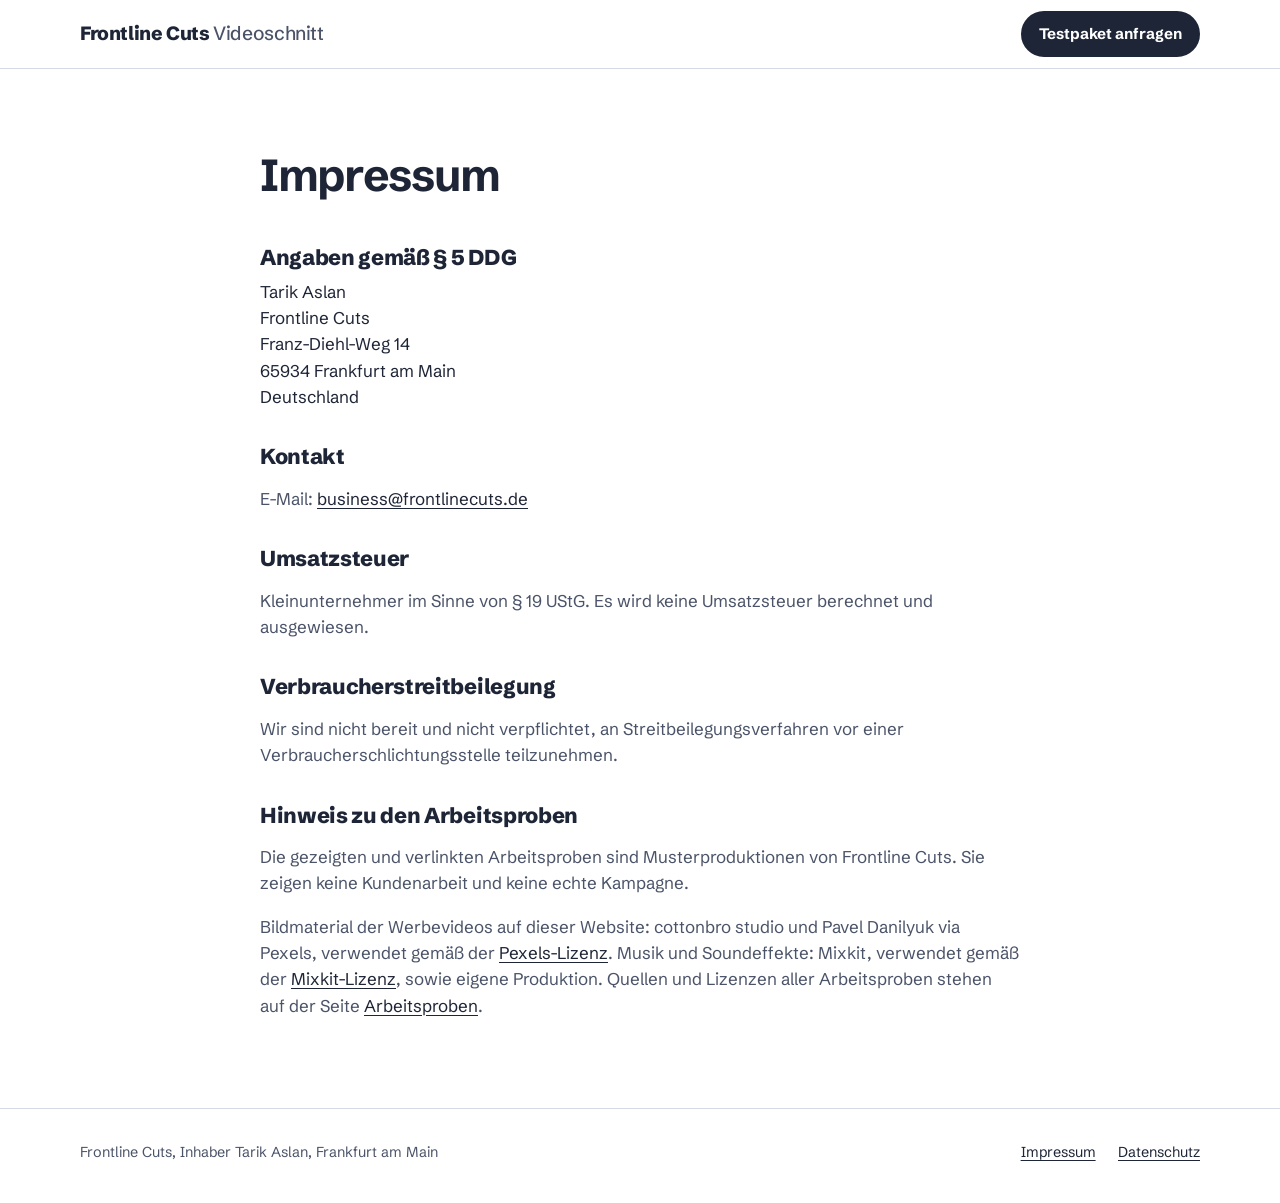
<file: impressum.html>
<!DOCTYPE html>
<html lang="de">
<head>
<meta charset="utf-8">
<meta name="viewport" content="width=device-width, initial-scale=1">
<title>Impressum | Frontline Cuts</title>
<meta name="robots" content="noindex">
<link rel="stylesheet" href="style.css">
</head>
<body>
<header class="site-head">
  <div class="wrap">
    <a class="wordmark" href="index.html">Frontline Cuts <span>Videoschnitt</span></a>
    <nav class="nav" aria-label="Hauptnavigation"><a class="btn" href="index.html#kontakt">Testpaket anfragen</a></nav>
  </div>
</header>
<main class="legal">
  <div class="wrap">
    <h1>Impressum</h1>

    <h2>Angaben gemäß § 5 DDG</h2>
    <address>
      Tarik Aslan<br>
      Frontline Cuts<br>
      Franz-Diehl-Weg 14<br>
      65934 Frankfurt am Main<br>
      Deutschland
    </address>

    <h2>Kontakt</h2>
    <p>E-Mail: <a href="mailto:business@frontlinecuts.de">business@frontlinecuts.de</a></p>

    <h2>Umsatzsteuer</h2>
    <p>Kleinunternehmer im Sinne von § 19 UStG. Es wird keine Umsatzsteuer berechnet und ausgewiesen.</p>

    <h2>Verbraucherstreitbeilegung</h2>
    <p>Wir sind nicht bereit und nicht verpflichtet, an Streitbeilegungsverfahren vor einer Verbraucherschlichtungsstelle teilzunehmen.</p>

    <h2>Hinweis zu den Arbeitsproben</h2>
    <p>Die gezeigten und verlinkten Arbeitsproben sind Musterproduktionen von Frontline Cuts. Sie zeigen keine Kundenarbeit und keine echte Kampagne.</p>
    <p>Bildmaterial der Werbevideos auf dieser Website: cottonbro studio und Pavel Danilyuk via Pexels, verwendet gemäß der <a href="https://www.pexels.com/de-de/lizenz/" rel="noopener">Pexels-Lizenz</a>. Musik und Soundeffekte: Mixkit, verwendet gemäß der <a href="https://mixkit.co/license/" rel="noopener">Mixkit-Lizenz</a>, sowie eigene Produktion. Quellen und Lizenzen aller Arbeitsproben stehen auf der Seite <a href="arbeitsproben/#quellen">Arbeitsproben</a>.</p>
  </div>
</main>
<footer class="site-foot">
  <div class="wrap">
    <span>Frontline Cuts, Inhaber Tarik Aslan, Frankfurt am Main</span>
    <nav aria-label="Rechtliches"><a href="impressum.html" aria-current="page">Impressum</a><a href="datenschutz.html">Datenschutz</a></nav>
  </div>
</footer>
</body>
</html>
</file>
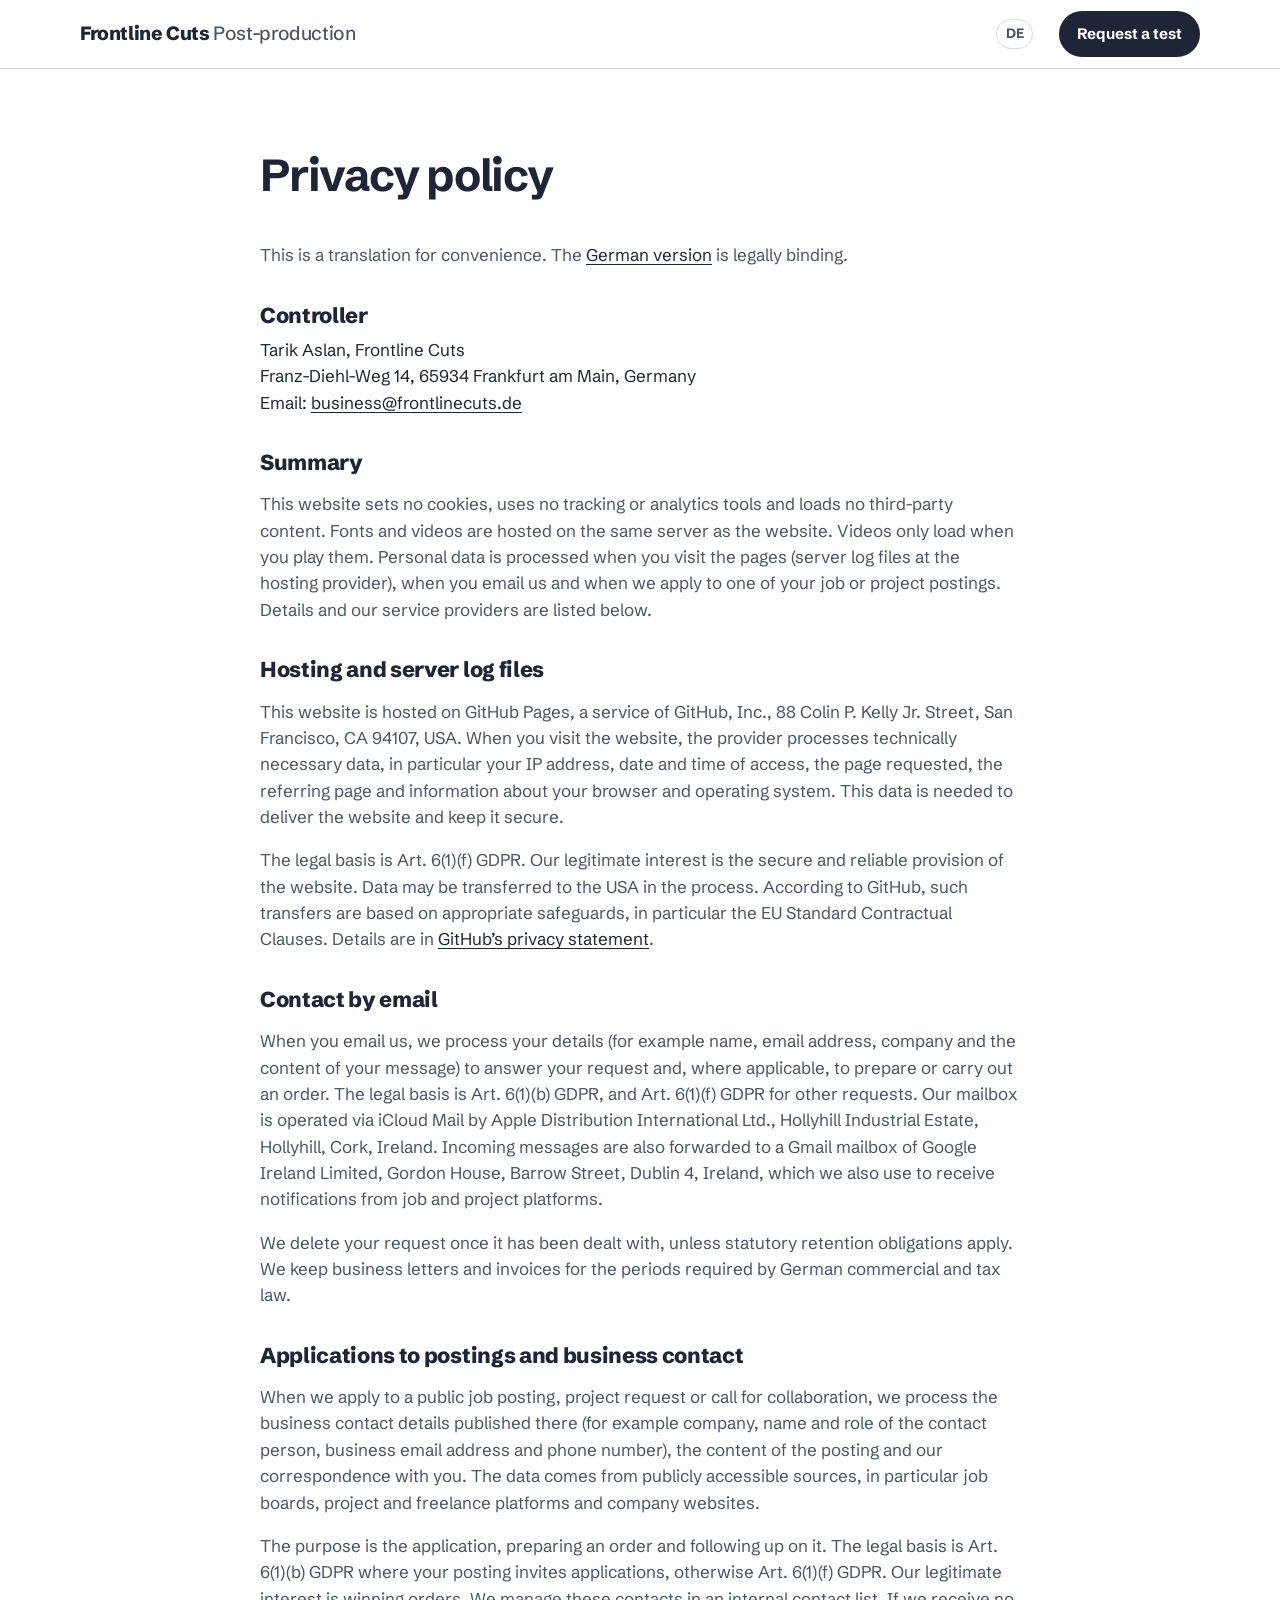
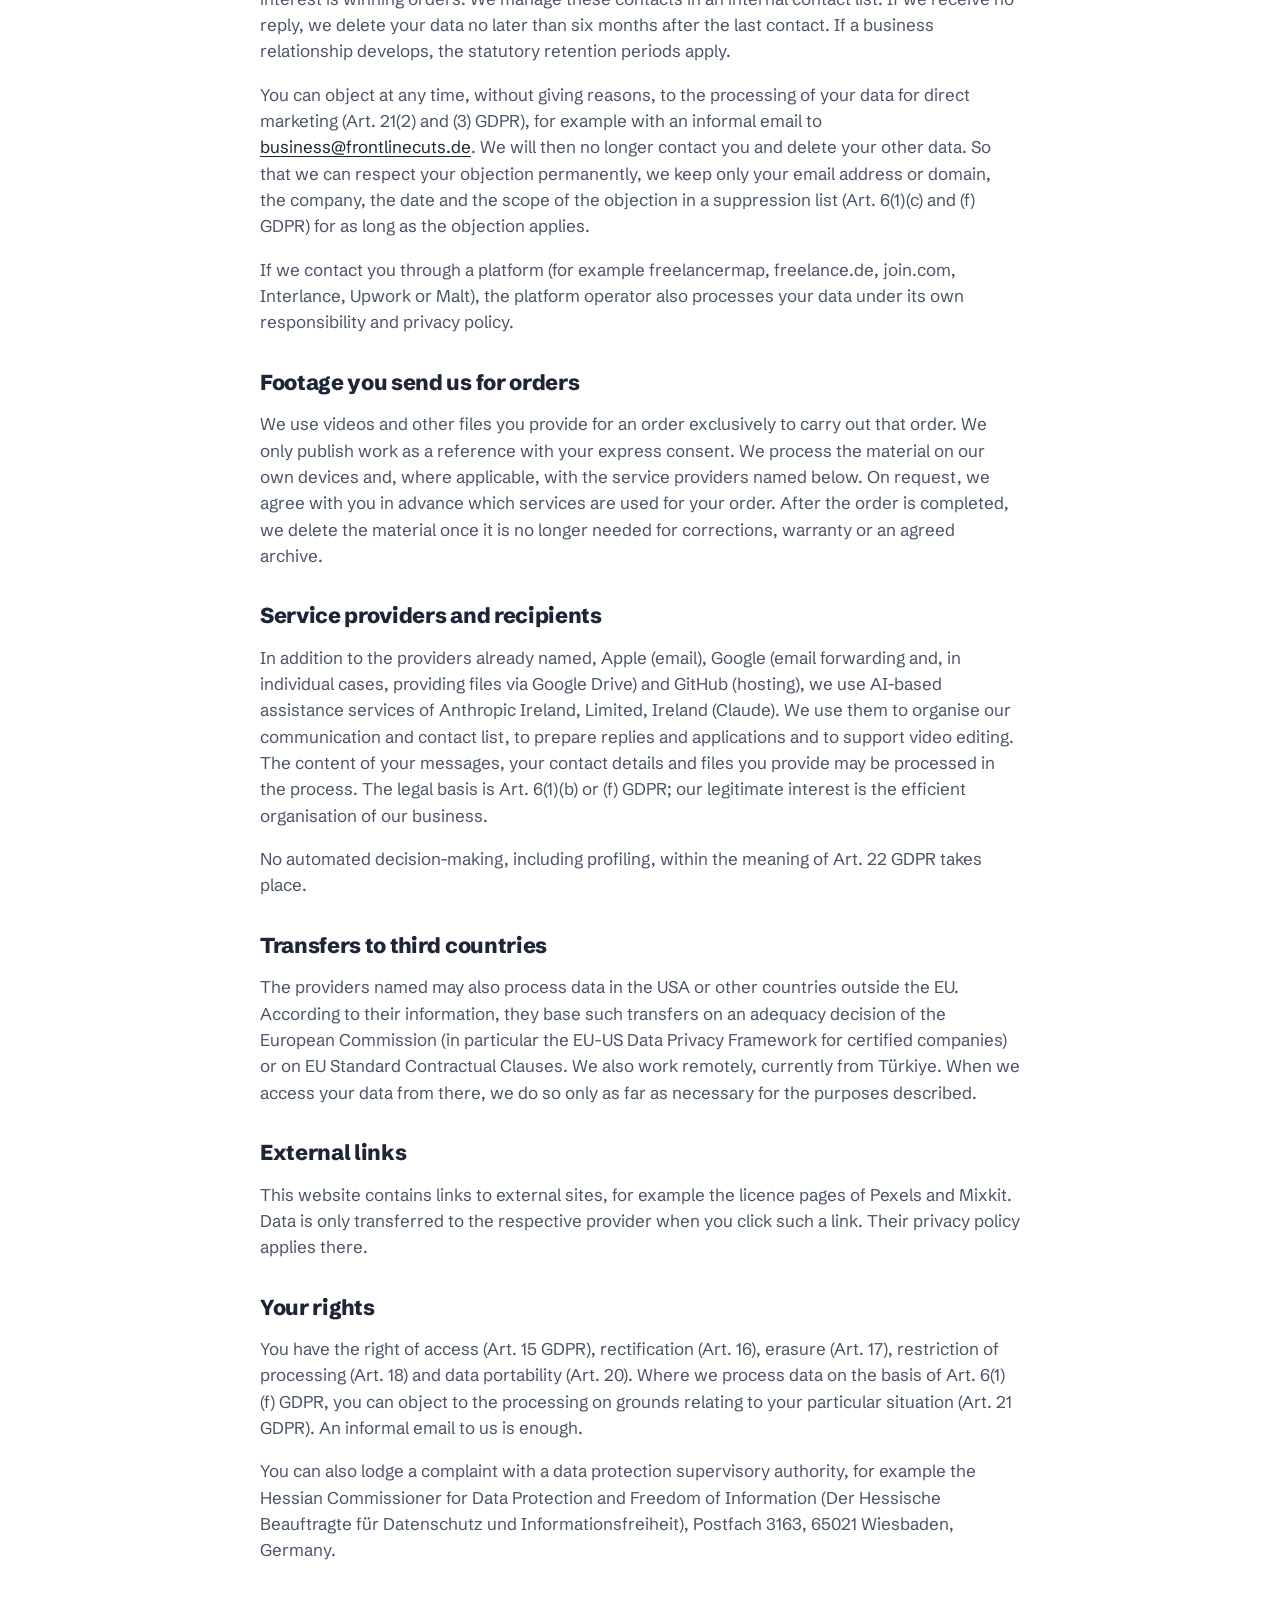
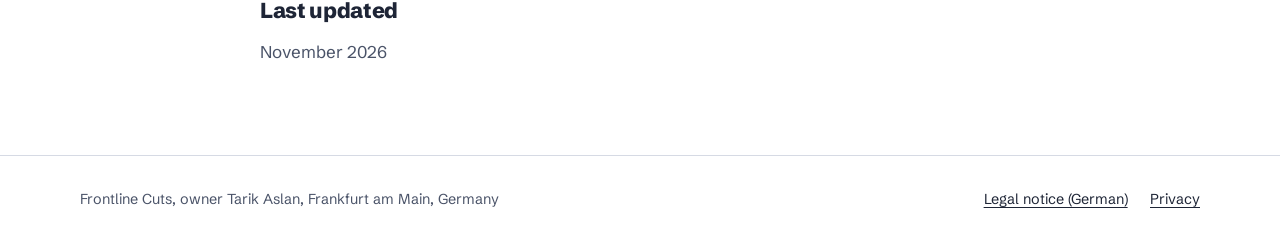
<file: en/privacy.html>
<!DOCTYPE html>
<html lang="en">
<head>
<meta charset="utf-8">
<meta name="viewport" content="width=device-width, initial-scale=1">
<title>Privacy | Frontline Cuts</title>
<meta name="robots" content="noindex">
<link rel="alternate" hreflang="de" href="https://frontlinecuts.de/datenschutz.html">
<link rel="stylesheet" href="../style.css">
</head>
<body>
<header class="site-head">
  <div class="wrap">
    <a class="wordmark" href="./">Frontline Cuts <span>Post-production</span></a>
    <nav class="nav" aria-label="Main navigation"><a class="lang" href="../datenschutz.html" hreflang="de" lang="de" aria-label="Deutsche Version">DE</a><a class="btn" href="./#contact">Request a test</a></nav>
  </div>
</header>
<main class="legal">
  <div class="wrap">
    <h1>Privacy policy</h1>
    <p>This is a translation for convenience. The <a href="../datenschutz.html" hreflang="de">German version</a> is legally binding.</p>

    <h2>Controller</h2>
    <address>
      Tarik Aslan, Frontline Cuts<br>
      Franz-Diehl-Weg 14, 65934 Frankfurt am Main, Germany<br>
      Email: <a href="mailto:business@frontlinecuts.de">business@frontlinecuts.de</a>
    </address>

    <h2>Summary</h2>
    <p>This website sets no cookies, uses no tracking or analytics tools and loads no third-party content. Fonts and videos are hosted on the same server as the website. Videos only load when you play them. Personal data is processed when you visit the pages (server log files at the hosting provider), when you email us and when we apply to one of your job or project postings. Details and our service providers are listed below.</p>

    <h2>Hosting and server log files</h2>
    <p>This website is hosted on GitHub Pages, a service of GitHub, Inc., 88 Colin P. Kelly Jr. Street, San Francisco, CA 94107, USA. When you visit the website, the provider processes technically necessary data, in particular your IP address, date and time of access, the page requested, the referring page and information about your browser and operating system. This data is needed to deliver the website and keep it secure.</p>
    <p>The legal basis is Art. 6(1)(f) GDPR. Our legitimate interest is the secure and reliable provision of the website. Data may be transferred to the USA in the process. According to GitHub, such transfers are based on appropriate safeguards, in particular the EU Standard Contractual Clauses. Details are in <a href="https://docs.github.com/en/site-policy/privacy-policies/github-general-privacy-statement" rel="noopener">GitHub’s privacy statement</a>.</p>

    <h2>Contact by email</h2>
    <p>When you email us, we process your details (for example name, email address, company and the content of your message) to answer your request and, where applicable, to prepare or carry out an order. The legal basis is Art. 6(1)(b) GDPR, and Art. 6(1)(f) GDPR for other requests. Our mailbox is operated via iCloud Mail by Apple Distribution International Ltd., Hollyhill Industrial Estate, Hollyhill, Cork, Ireland. Incoming messages are also forwarded to a Gmail mailbox of Google Ireland Limited, Gordon House, Barrow Street, Dublin 4, Ireland, which we also use to receive notifications from job and project platforms.</p>
    <p>We delete your request once it has been dealt with, unless statutory retention obligations apply. We keep business letters and invoices for the periods required by German commercial and tax law.</p>

    <h2>Applications to postings and business contact</h2>
    <p>When we apply to a public job posting, project request or call for collaboration, we process the business contact details published there (for example company, name and role of the contact person, business email address and phone number), the content of the posting and our correspondence with you. The data comes from publicly accessible sources, in particular job boards, project and freelance platforms and company websites.</p>
    <p>The purpose is the application, preparing an order and following up on it. The legal basis is Art. 6(1)(b) GDPR where your posting invites applications, otherwise Art. 6(1)(f) GDPR. Our legitimate interest is winning orders. We manage these contacts in an internal contact list. If we receive no reply, we delete your data no later than six months after the last contact. If a business relationship develops, the statutory retention periods apply.</p>
    <p>You can object at any time, without giving reasons, to the processing of your data for direct marketing (Art. 21(2) and (3) GDPR), for example with an informal email to <a href="mailto:business@frontlinecuts.de">business@frontlinecuts.de</a>. We will then no longer contact you and delete your other data. So that we can respect your objection permanently, we keep only your email address or domain, the company, the date and the scope of the objection in a suppression list (Art. 6(1)(c) and (f) GDPR) for as long as the objection applies.</p>
    <p>If we contact you through a platform (for example freelancermap, freelance.de, join.com, Interlance, Upwork or Malt), the platform operator also processes your data under its own responsibility and privacy policy.</p>

    <h2>Footage you send us for orders</h2>
    <p>We use videos and other files you provide for an order exclusively to carry out that order. We only publish work as a reference with your express consent. We process the material on our own devices and, where applicable, with the service providers named below. On request, we agree with you in advance which services are used for your order. After the order is completed, we delete the material once it is no longer needed for corrections, warranty or an agreed archive.</p>

    <h2>Service providers and recipients</h2>
    <p>In addition to the providers already named, Apple (email), Google (email forwarding and, in individual cases, providing files via Google Drive) and GitHub (hosting), we use AI-based assistance services of Anthropic Ireland, Limited, Ireland (Claude). We use them to organise our communication and contact list, to prepare replies and applications and to support video editing. The content of your messages, your contact details and files you provide may be processed in the process. The legal basis is Art. 6(1)(b) or (f) GDPR; our legitimate interest is the efficient organisation of our business.</p>
    <p>No automated decision-making, including profiling, within the meaning of Art. 22 GDPR takes place.</p>

    <h2>Transfers to third countries</h2>
    <p>The providers named may also process data in the USA or other countries outside the EU. According to their information, they base such transfers on an adequacy decision of the European Commission (in particular the EU-US Data Privacy Framework for certified companies) or on EU Standard Contractual Clauses. We also work remotely, currently from Türkiye. When we access your data from there, we do so only as far as necessary for the purposes described.</p>

    <h2>External links</h2>
    <p>This website contains links to external sites, for example the licence pages of Pexels and Mixkit. Data is only transferred to the respective provider when you click such a link. Their privacy policy applies there.</p>

    <h2>Your rights</h2>
    <p>You have the right of access (Art. 15 GDPR), rectification (Art. 16), erasure (Art. 17), restriction of processing (Art. 18) and data portability (Art. 20). Where we process data on the basis of Art. 6(1)(f) GDPR, you can object to the processing on grounds relating to your particular situation (Art. 21 GDPR). An informal email to us is enough.</p>
    <p>You can also lodge a complaint with a data protection supervisory authority, for example the Hessian Commissioner for Data Protection and Freedom of Information (Der Hessische Beauftragte für Datenschutz und Informationsfreiheit), Postfach 3163, 65021 Wiesbaden, Germany.</p>

    <h2>Last updated</h2>
    <p>November 2026</p>
  </div>
</main>
<footer class="site-foot">
  <div class="wrap">
    <span>Frontline Cuts, owner Tarik Aslan, Frankfurt am Main, Germany</span>
    <nav aria-label="Legal"><a href="../impressum.html" hreflang="de">Legal notice (German)</a><a href="privacy.html" aria-current="page">Privacy</a></nav>
  </div>
</footer>
</body>
</html>
</file>
<file: style.css>
@font-face { font-family: "Schibsted Grotesk"; font-weight: 400; font-style: normal; font-display: swap; src: url("fonts/schibsted-grotesk-latin-400-normal.woff2") format("woff2"); }
@font-face { font-family: "Schibsted Grotesk"; font-weight: 500; font-style: normal; font-display: swap; src: url("fonts/schibsted-grotesk-latin-500-normal.woff2") format("woff2"); }
@font-face { font-family: "Schibsted Grotesk"; font-weight: 700; font-style: normal; font-display: swap; src: url("fonts/schibsted-grotesk-latin-700-normal.woff2") format("woff2"); }
@font-face { font-family: "Schibsted Grotesk"; font-weight: 800; font-style: normal; font-display: swap; src: url("fonts/schibsted-grotesk-latin-800-normal.woff2") format("woff2"); }

:root {
  --ink: #1e2536;
  --ink-soft: #4a5368;
  --paper: #ffffff;
  --mist: #eef0f5;
  --line: #d6dae4;
  --hook: #6a4ce0;
  --body: #168f81;
  --cta: #e09a2c;
  --hook-tint: #ece8fc;
  --body-tint: #e2f3f0;
  --cta-tint: #fbf0dc;
  --radius-frame: 22px;
  --radius-small: 8px;
  --wrap: 1120px;
}

*, *::before, *::after { box-sizing: border-box; }
html { -webkit-text-size-adjust: 100%; scroll-behavior: smooth; }
@media (prefers-reduced-motion: reduce) { html { scroll-behavior: auto; } }
body {
  margin: 0;
  font-family: "Schibsted Grotesk", system-ui, -apple-system, "Segoe UI", sans-serif;
  font-size: 1.0625rem;
  line-height: 1.55;
  color: var(--ink);
  background: var(--paper);
  font-feature-settings: "tnum" 0;
}
img, video { display: block; max-width: 100%; }
a { color: var(--ink); text-decoration-thickness: 1px; text-underline-offset: 3px; }
a:hover { color: var(--hook); }
:focus-visible { outline: 3px solid var(--hook); outline-offset: 3px; border-radius: 4px; }

.wrap { width: min(100% - 2.5rem, var(--wrap)); margin-inline: auto; }
.skip { position: absolute; left: -999px; top: 0; background: var(--ink); color: #fff; padding: .6rem 1rem; z-index: 10; }
.skip:focus { left: 1rem; top: 1rem; }

/* Header */
.site-head { border-bottom: 1px solid var(--line); background: var(--paper); position: sticky; top: 0; z-index: 5; }
.site-head .wrap { display: flex; align-items: center; justify-content: space-between; gap: 1.5rem; min-height: 68px; }
.wordmark { white-space: nowrap; font-weight: 800; font-size: 1.2rem; letter-spacing: -0.02em; text-decoration: none; color: var(--ink); }
.wordmark span { color: var(--ink-soft); font-weight: 500; }
.nav { display: flex; align-items: center; gap: 1.6rem; font-size: .975rem; }
.nav a { text-decoration: none; color: var(--ink-soft); }
.nav a:hover { color: var(--ink); }

.btn {
  display: inline-flex; align-items: center; justify-content: center; gap: .5rem;
  font: inherit; font-weight: 700; font-size: 1rem;
  padding: .85rem 1.35rem; border-radius: 999px; border: 2px solid var(--ink);
  background: var(--ink); color: #fff; text-decoration: none; cursor: pointer;
  transition: background .15s ease, color .15s ease;
}
.btn:hover { background: var(--hook); border-color: var(--hook); color: #fff; }
.btn-quiet { background: transparent; color: var(--ink); }
.btn-quiet:hover { background: var(--ink); border-color: var(--ink); color: #fff; }
.nav .btn { padding: .55rem 1rem; font-size: .95rem; color: #fff; }
.nav .lang { font-size: .85rem; font-weight: 600; padding: .2rem .55rem; border: 1px solid var(--line); border-radius: 999px; }

/* Hero */
.hero { padding: clamp(2.5rem, 6vw, 5rem) 0 clamp(3rem, 6vw, 5rem); }
.hero .wrap { display: grid; grid-template-columns: minmax(0, 1fr) minmax(0, 1.05fr); gap: clamp(2rem, 5vw, 4.5rem); align-items: center; }
.hero h1 {
  font-size: clamp(2.4rem, 5.2vw, 4.1rem); line-height: 1.02; letter-spacing: -0.035em;
  font-weight: 800; margin: 0 0 1.4rem; max-width: 15ch;
}
.hero .lede { font-size: clamp(1.1rem, 1.6vw, 1.25rem); color: var(--ink-soft); max-width: 36ch; margin: 0 0 2rem; }
.hero .actions { display: flex; flex-wrap: wrap; gap: .8rem; }
.hero-solo .wrap { grid-template-columns: minmax(0, 1fr); }
.hero-solo h1 { max-width: 19ch; }
.hero-solo .lede { max-width: 46ch; }
.hero .fineprint { margin: 1.4rem 0 0; font-size: .925rem; color: var(--ink-soft); }

.triptych { display: grid; grid-template-columns: repeat(3, minmax(0, 1fr)); gap: clamp(.6rem, 1.4vw, 1.1rem); align-items: start; }
.variant { margin: 0; }
.variant:nth-child(2) { margin-top: 2.2rem; }
.variant:nth-child(3) { margin-top: 4.4rem; }
.frame {
  position: relative; aspect-ratio: 9 / 16; border-radius: var(--radius-frame); overflow: hidden;
  background: var(--mist); box-shadow: 0 0 0 1px rgba(30, 37, 54, .08), 0 18px 40px -22px rgba(30, 37, 54, .45);
}
.frame video, .frame img { width: 100%; height: 100%; object-fit: cover; }
.frame .play {
  position: absolute; inset: 0; width: 100%; height: 100%; border: 0; padding: 0; cursor: pointer;
  background: transparent; display: flex; align-items: flex-end; justify-content: center; padding-bottom: 14%;
}
.frame .play[hidden] { display: none; }
.frame .play span {
  display: inline-flex; align-items: center; gap: .45rem; background: rgba(255, 255, 255, .94); color: var(--ink);
  font-weight: 700; font-size: .85rem; padding: .5rem .85rem; border-radius: 999px;
}
.frame .play svg { width: 12px; height: 12px; }
.frame .play:hover span { background: #fff; color: var(--hook); }
.variant figcaption { margin-top: .7rem; font-size: .9rem; line-height: 1.35; color: var(--ink-soft); }
.variant figcaption b { display: block; color: var(--ink); font-weight: 700; }
.feature { margin: 0; width: min(100%, 330px); justify-self: center; }
.feature figcaption, .samples figcaption { margin-top: .75rem; font-size: .9rem; line-height: 1.4; color: var(--ink-soft); }
.feature figcaption b, .samples figcaption b { display: block; color: var(--ink); font-weight: 700; }
.samples { display: grid; grid-template-columns: minmax(0, 1fr) repeat(2, minmax(0, 230px)); gap: clamp(1.2rem, 3vw, 2.5rem); align-items: start; margin-top: clamp(3rem, 6vw, 4.5rem); }
.samples-head p { color: var(--ink-soft); max-width: 38ch; margin: 0; }
.samples .variant:nth-child(n) { margin-top: 0; }
.tag-hook { display: inline-block; width: .7rem; height: .7rem; border-radius: 3px; background: var(--hook); margin-right: .35rem; vertical-align: -1px; }

/* Sections */
section { padding: clamp(3.5rem, 7vw, 6rem) 0; }
.band { background: var(--mist); }
h2 { font-size: clamp(1.8rem, 3.4vw, 2.6rem); line-height: 1.08; letter-spacing: -0.03em; font-weight: 800; margin: 0 0 1rem; max-width: 20ch; }
h3 { font-size: 1.2rem; line-height: 1.25; letter-spacing: -0.01em; margin: 0 0 .5rem; font-weight: 700; }
.intro { color: var(--ink-soft); max-width: 60ch; margin: 0 0 2.5rem; font-size: 1.1rem; }

/* Timeline anatomy */
.timeline { background: var(--paper); border: 1px solid var(--line); border-radius: 14px; padding: clamp(1.1rem, 2.5vw, 2rem); }
.tl-row { display: grid; grid-template-columns: 5.5rem minmax(0, 1fr); align-items: center; gap: 1rem; margin-bottom: .55rem; }
.tl-label { font-weight: 700; font-size: .95rem; }
.tl-track { display: grid; grid-template-columns: 2.6fr 9fr 2.4fr; gap: 4px; }
.clip { border-radius: 6px; padding: .55rem .7rem; font-size: .85rem; font-weight: 500; white-space: nowrap; overflow: hidden; text-overflow: ellipsis; }
.clip-hook { background: var(--hook); color: #fff; }
.clip-body { background: var(--body-tint); color: #0d5c53; border: 1px dashed #8cc9c0; }
.clip-body.first { background: var(--body); color: #fff; border-color: var(--body); }
.clip-cta { background: var(--cta-tint); color: #7a4d06; border: 1px dashed #e8c27f; }
.clip-cta.first { background: var(--cta); color: #3b2503; border-color: var(--cta); }
.tl-axis { display: grid; grid-template-columns: 5.5rem minmax(0, 1fr); gap: 1rem; margin-top: .6rem; }
.tl-ticks { display: grid; grid-template-columns: 2.6fr 9fr 2.4fr; font-size: .8rem; color: var(--ink-soft); font-feature-settings: "tnum" 1; }
.tl-ticks span:last-child { display: flex; justify-content: space-between; }
.tl-note { display: flex; flex-wrap: wrap; gap: .6rem 1.6rem; margin-top: 1.5rem; padding-top: 1.2rem; border-top: 1px solid var(--line); font-size: .95rem; color: var(--ink-soft); }
.tl-note strong { color: var(--ink); }

/* Services */
.services { display: grid; grid-template-columns: repeat(3, minmax(0, 1fr)); gap: clamp(1.5rem, 3vw, 3rem); }
.service { border-top: 3px solid var(--ink); padding-top: 1.1rem; }
.service p { margin: 0; color: var(--ink-soft); }
.service .for { margin-top: .9rem; font-size: .925rem; color: var(--ink); }

/* Offer */
.offer { display: grid; grid-template-columns: minmax(0, .9fr) minmax(0, 1.1fr); gap: clamp(2rem, 5vw, 4.5rem); align-items: start; }
.price { font-size: clamp(3.4rem, 7vw, 5rem); font-weight: 800; letter-spacing: -0.04em; line-height: 1; margin: .2rem 0 .6rem; font-feature-settings: "tnum" 1; }
.price-note { color: var(--ink-soft); margin: 0 0 1.8rem; max-width: 34ch; }
.more-prices { margin: 2rem 0 0; padding: 0; list-style: none; border-top: 1px solid var(--line); }
.more-prices li { display: flex; justify-content: space-between; gap: 1rem; padding: .8rem 0; border-bottom: 1px solid var(--line); }
.more-prices li span:last-child { font-weight: 700; font-feature-settings: "tnum" 1; white-space: nowrap; }
.tax { font-size: .875rem; color: var(--ink-soft); margin: .9rem 0 0; }
.scope h3 { margin-top: 0; }
.scope ul { margin: 0 0 2rem; padding: 0; list-style: none; }
.scope li { position: relative; padding: .55rem 0 .55rem 1.9rem; border-bottom: 1px solid var(--line); }
.scope li::before { content: ""; position: absolute; left: .15rem; top: 1.05rem; width: .9rem; height: .5rem; border-left: 2.5px solid var(--body); border-bottom: 2.5px solid var(--body); transform: rotate(-45deg); }
.scope .extra li::before { width: .7rem; height: 0; border-left: 0; border-bottom: 2.5px solid var(--ink-soft); transform: none; top: 1.25rem; }
.scope .extra li { color: var(--ink-soft); }

/* Steps */
.steps { list-style: none; margin: 0; padding: 0; display: grid; grid-template-columns: repeat(4, minmax(0, 1fr)); gap: clamp(1rem, 2.5vw, 2rem); counter-reset: step; }
.steps li { counter-increment: step; }
.steps li::before {
  content: counter(step); display: flex; align-items: center; justify-content: center;
  width: 2.3rem; height: 2.3rem; border-radius: 50%; border: 2px solid var(--ink); font-weight: 800; margin-bottom: 1rem;
}
.steps p { margin: 0; color: var(--ink-soft); }

/* Honest note + contact */
.split { display: grid; grid-template-columns: minmax(0, 1fr) minmax(0, 1fr); gap: clamp(2rem, 5vw, 4.5rem); align-items: start; }
.split p { color: var(--ink-soft); max-width: 52ch; }
.contact-card { background: var(--ink); color: #fff; border-radius: 18px; padding: clamp(1.6rem, 3.5vw, 2.6rem); }
.contact-card h2 { color: #fff; }
.contact-card p { color: #c9cfdc; }
.contact-card .btn { background: #fff; color: var(--ink); border-color: #fff; margin-top: .5rem; }
.contact-card .btn:hover { background: var(--hook); border-color: var(--hook); color: #fff; }
.contact-card .mail { display: block; margin-top: 1.2rem; color: #fff; font-weight: 500; }
.contact-card .mail:hover { color: #d9d1ff; }
.checklist { margin: 1rem 0 1.4rem; padding-left: 1.2rem; color: #c9cfdc; }
.checklist li { margin: .25rem 0; }

/* Arbeitsproben */
.works-hero { padding: clamp(2.5rem, 6vw, 4.5rem) 0 clamp(2rem, 4vw, 3rem); }
.works-hero h1 { font-size: clamp(2.4rem, 5.2vw, 4.1rem); line-height: 1.02; letter-spacing: -0.035em; font-weight: 800; margin: 0 0 1.1rem; }
.works-hero .lede { font-size: clamp(1.05rem, 1.5vw, 1.2rem); color: var(--ink-soft); max-width: 58ch; margin: 0 0 1.8rem; }
.jump { display: flex; flex-wrap: wrap; gap: .6rem; }
.jump a { display: inline-flex; align-items: center; gap: .55rem; padding: .55rem .95rem; border: 1.5px solid var(--line); border-radius: 999px; text-decoration: none; font-weight: 700; font-size: .95rem; }
.jump a span { font-weight: 500; color: var(--ink-soft); font-feature-settings: "tnum" 1; }
.jump a:hover { border-color: var(--ink); color: var(--ink); }
.works { display: grid; grid-template-columns: repeat(3, minmax(0, 1fr)); gap: clamp(1.5rem, 3vw, 2.6rem); align-items: start; }
.work { scroll-margin-top: 90px; border-radius: calc(var(--radius-frame) + 8px); }
.work:target { outline: 3px solid var(--hook); outline-offset: 10px; }
.work .frame { max-width: 320px; }
.work .frame img { width: 100%; height: 100%; object-fit: cover; }
.work-text { margin-top: 1rem; max-width: 40ch; }
.work-text h3 { margin: .35rem 0 .45rem; }
.work-text p { margin: 0 0 .6rem; color: var(--ink-soft); font-size: .975rem; }
.work-meta { display: flex; flex-wrap: wrap; align-items: center; gap: .3rem .6rem; font-size: .875rem !important; font-feature-settings: "tnum" 1; }
.tag { display: inline-block; padding: .15rem .55rem; border-radius: 6px; background: var(--ink); color: #fff; font-size: .78rem; font-weight: 700; }
.tag-own { background: var(--hook); }
.work-meta .dur { white-space: nowrap; color: var(--ink-soft); }
.work-note { font-size: .875rem !important; }
.work-link { font-size: .875rem; color: var(--ink-soft); }
.hooks { display: flex; gap: .45rem; margin: .2rem 0 .8rem; }
.hook-btn { font: inherit; font-size: .875rem; font-weight: 700; padding: .4rem .8rem; border-radius: 999px; border: 1.5px solid var(--hook); background: transparent; color: var(--hook); cursor: pointer; }
.hook-btn[aria-pressed="true"] { background: var(--hook); color: #fff; }
.works-section .intro { margin-bottom: 2rem; }
.works-sources details { border-top: 1px solid var(--line); padding: .9rem 0; max-width: 80ch; }
.works-sources details:last-child { border-bottom: 1px solid var(--line); }
.works-sources summary { cursor: pointer; font-weight: 700; }
.works-sources details p { color: var(--ink-soft); font-size: .95rem; margin: .7rem 0 0; }

/* Footer */
.site-foot { border-top: 1px solid var(--line); padding: 2rem 0 2.5rem; font-size: .9rem; color: var(--ink-soft); }
.site-foot .wrap { display: flex; flex-wrap: wrap; justify-content: space-between; gap: 1rem 2rem; }
.site-foot nav { display: flex; gap: 1.4rem; }
.site-foot .credits { flex-basis: 100%; font-size: .825rem; margin: 0; max-width: 90ch; }

/* Legal pages */
.legal { padding: clamp(2.5rem, 6vw, 4.5rem) 0; }
.legal .wrap { max-width: 760px; }
.legal h1 { font-size: clamp(2rem, 4vw, 2.8rem); letter-spacing: -0.03em; margin: 0 0 2rem; }
.legal h2 { font-size: 1.35rem; margin: 2.2rem 0 .6rem; max-width: none; letter-spacing: -0.015em; }
.legal h3 { font-size: 1.05rem; margin: 1.4rem 0 .4rem; }
.legal p, .legal li { color: var(--ink-soft); }
.legal address { font-style: normal; color: var(--ink); }

/* Responsive */
@media (max-width: 900px) {
  .hero .wrap, .offer, .split { grid-template-columns: 1fr; }
  .services { grid-template-columns: 1fr; }
  .steps { grid-template-columns: 1fr 1fr; }
  .nav a:not(.btn) { display: none; }
  .nav a.lang { display: inline-block; }
  .nav { gap: .9rem; }
  .variant:nth-child(2) { margin-top: 1.2rem; }
  .variant:nth-child(3) { margin-top: 2.4rem; }
  .feature { width: min(100%, 300px); }
  .samples { grid-template-columns: repeat(2, minmax(0, 1fr)); }
  .samples-head { grid-column: 1 / -1; }
  .works { grid-template-columns: repeat(2, minmax(0, 1fr)); }
}
@media (max-width: 560px) {
  body { font-size: 1rem; }
  .nav { gap: .6rem; }
  .nav .btn { padding: .5rem .75rem; font-size: .85rem; white-space: nowrap; }
  .nav .lang { font-size: .78rem; padding: .15rem .45rem; }
  .steps { grid-template-columns: 1fr; }
  .tl-row, .tl-axis { grid-template-columns: 3.6rem minmax(0, 1fr); gap: .5rem; }
  .clip { font-size: .72rem; padding: .45rem .4rem; }
  .clip[data-short] { font-size: 0; }
  .clip[data-short]::after { content: attr(data-short); font-size: .72rem; }
  .tl-ticks { font-size: .7rem; }
  .frame .play span { font-size: .72rem; padding: .35rem .55rem; }
  .variant figcaption { font-size: .78rem; }
  .samples figcaption { font-size: .8rem; }
  .works { grid-template-columns: 1fr; gap: 2rem; }
  .work { display: grid; grid-template-columns: minmax(0, 42%) minmax(0, 1fr); gap: 1rem; align-items: start; }
  .work-text { margin-top: 0; }
  .work-text p { font-size: .9rem; }
  .work-link { display: inline-block; margin-top: .2rem; }
  .hooks { flex-wrap: wrap; }
  .wordmark span { display: none; }
}
</file>
